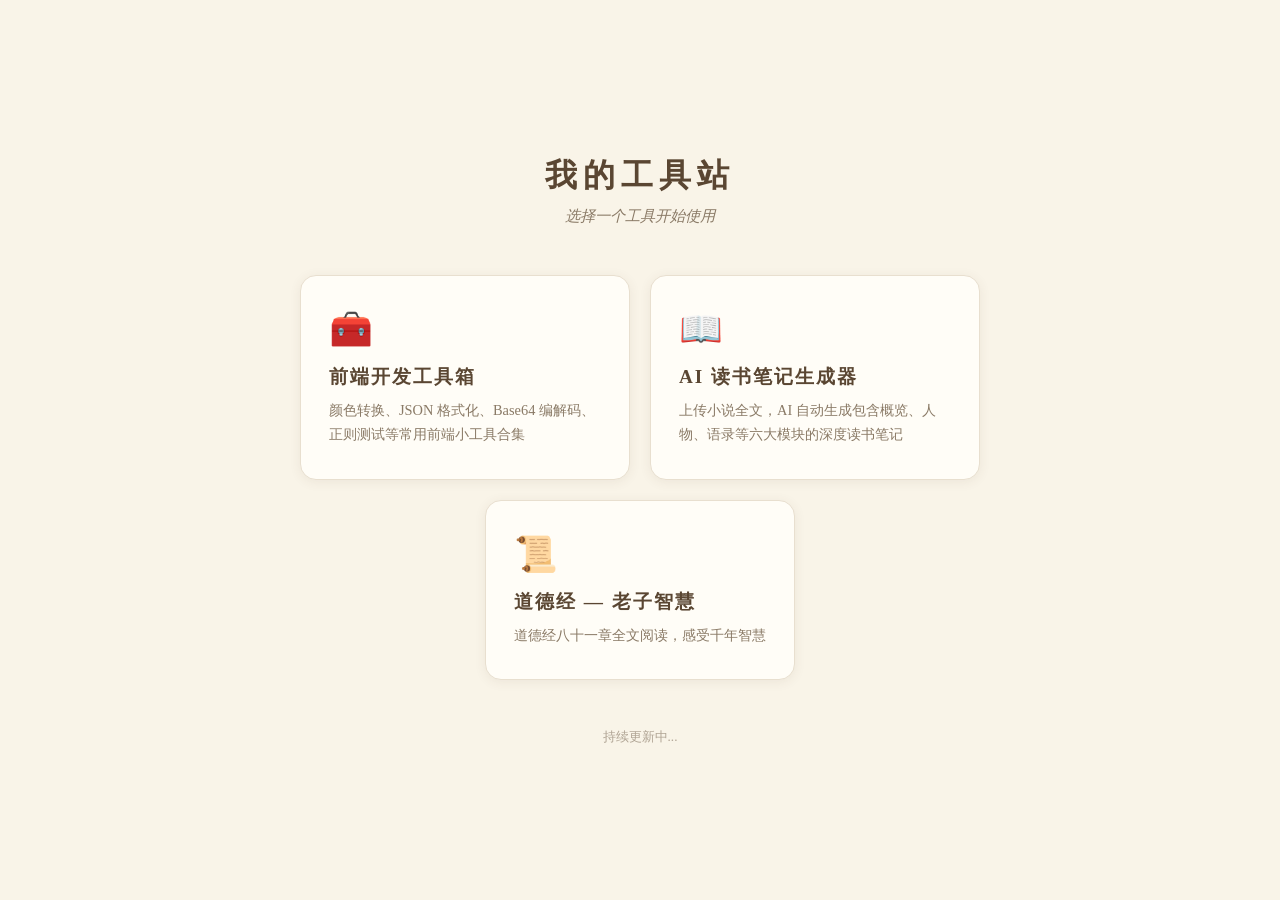
<file: index.html>
<!DOCTYPE html>
<html lang="zh-CN">
<head>
<meta charset="UTF-8">
<meta name="viewport" content="width=device-width, initial-scale=1.0">
<title>我的工具站</title>
<style>
  * { margin: 0; padding: 0; box-sizing: border-box; }

  body {
    background: #f9f4e8;
    font-family: Georgia, 'Noto Serif SC', serif;
    color: #3e3529;
    min-height: 100vh;
    display: flex;
    align-items: center;
    justify-content: center;
  }

  .container {
    max-width: 720px;
    width: 100%;
    padding: 40px 20px;
  }

  header {
    text-align: center;
    margin-bottom: 48px;
  }

  header h1 {
    font-size: 2rem;
    color: #5a4632;
    letter-spacing: 6px;
    margin-bottom: 8px;
  }

  header p {
    font-size: 0.95rem;
    color: #8a7a66;
    font-style: italic;
  }

  .cards {
    display: grid;
    grid-template-columns: 1fr;
    gap: 20px;
  }

  .card {
    display: block;
    background: #fffdf7;
    border: 1px solid #e8dfcf;
    border-radius: 16px;
    padding: 32px 28px;
    text-decoration: none;
    color: inherit;
    box-shadow: 0 2px 12px rgba(90,70,50,0.08);
    transition: transform 0.2s, box-shadow 0.2s;
    position: relative;
    overflow: hidden;
  }

  .card:hover {
    transform: translateY(-4px);
    box-shadow: 0 6px 24px rgba(90,70,50,0.15);
  }

  .card .icon {
    font-size: 2.2rem;
    margin-bottom: 14px;
    display: block;
  }

  .card h2 {
    font-size: 1.2rem;
    color: #5a4632;
    margin-bottom: 8px;
    letter-spacing: 2px;
  }

  .card .desc {
    font-size: 0.9rem;
    color: #8a7a66;
    line-height: 1.7;
  }

  .card .arrow {
    position: absolute;
    right: 24px;
    top: 50%;
    transform: translateY(-50%);
    font-size: 1.4rem;
    color: #c8a96e;
    opacity: 0;
    transition: opacity 0.2s, right 0.2s;
  }

  .card:hover .arrow {
    opacity: 1;
    right: 20px;
  }

  footer {
    text-align: center;
    margin-top: 48px;
    font-size: 0.82rem;
    color: #b0a494;
  }

  @media (min-width: 560px) {
    .cards {
      grid-template-columns: 1fr 1fr;
    }
    .cards .card:last-child:nth-child(odd) {
      grid-column: 1 / -1;
      max-width: 50%;
      justify-self: center;
    }
  }
</style>
</head>
<body>
<div class="container">
  <header>
    <h1>我的工具站</h1>
    <p>选择一个工具开始使用</p>
  </header>

  <div class="cards">
    <a class="card" href="/frontend-tools/">
      <span class="icon">🧰</span>
      <h2>前端开发工具箱</h2>
      <p class="desc">颜色转换、JSON 格式化、Base64 编解码、正则测试等常用前端小工具合集</p>
      <span class="arrow">→</span>
    </a>

    <a class="card" href="/ai-reading-notes.html">
      <span class="icon">📖</span>
      <h2>AI 读书笔记生成器</h2>
      <p class="desc">上传小说全文，AI 自动生成包含概览、人物、语录等六大模块的深度读书笔记</p>
      <span class="arrow">→</span>
    </a>

    <a class="card" href="/daodejing/">
      <span class="icon">📜</span>
      <h2>道德经 — 老子智慧</h2>
      <p class="desc">道德经八十一章全文阅读，感受千年智慧</p>
      <span class="arrow">→</span>
    </a>
  </div>

  <footer>持续更新中...</footer>
</div>
</body>
</html>
</file>
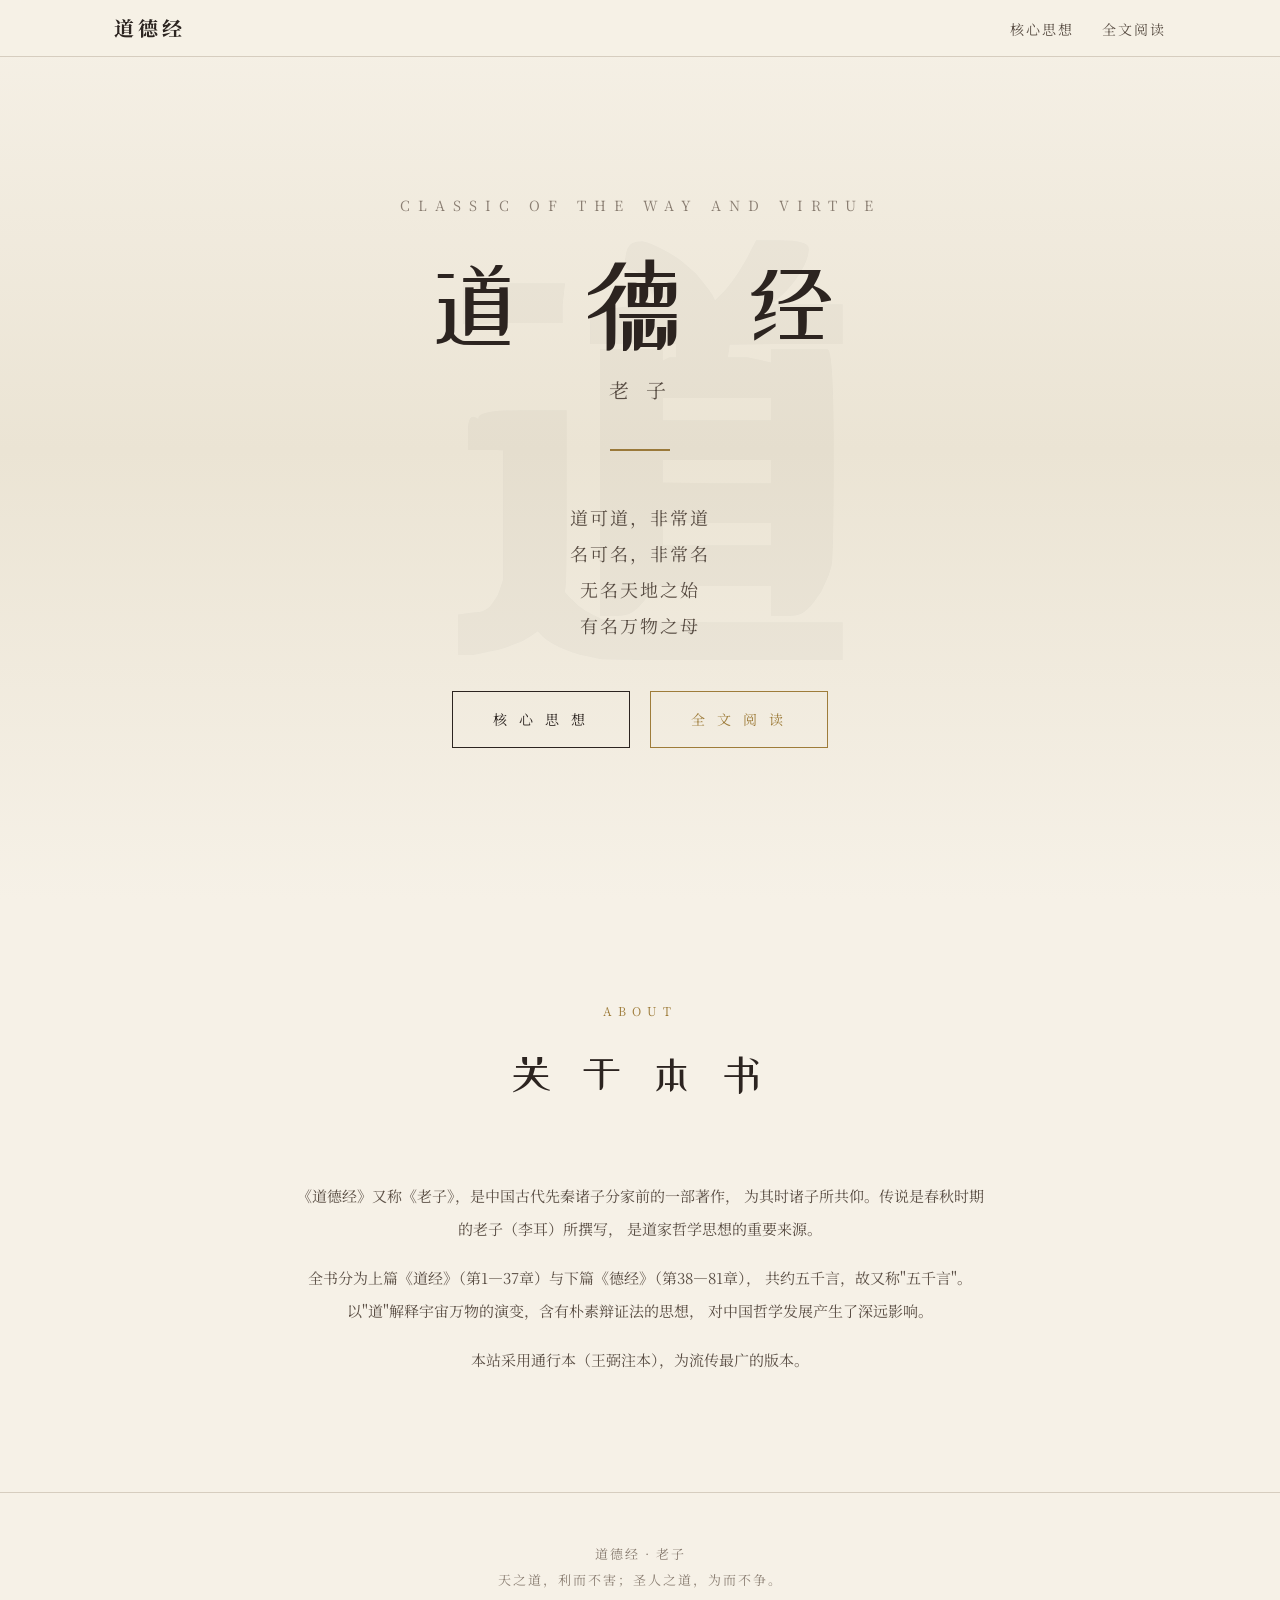
<file: daodejing/index.html>
<!DOCTYPE html>
<html lang="zh-CN">
<head>
  <meta charset="UTF-8">
  <meta name="viewport" content="width=device-width, initial-scale=1.0">
  <title>道德经 — 老子智慧</title>
  <link rel="stylesheet" href="css/style.css">
</head>
<body>

<nav id="mainNav">
  <div class="nav-inner">
    <a href="index.html" class="nav-brand">道德经</a>
    <button class="nav-toggle" id="navToggle" aria-label="Menu">&#9776;</button>
    <ul class="nav-links" id="navLinks">
      <li><a href="ideas.html">核心思想</a></li>
      <li><a href="reader.html">全文阅读</a></li>
    </ul>
  </div>
</nav>

<section class="hero">
  <div class="hero-subtitle">CLASSIC OF THE WAY AND VIRTUE</div>
  <h1 class="hero-title">道 德 经</h1>
  <p class="hero-author">老 子</p>
  <div class="hero-divider"></div>
  <p class="hero-quote">
    道可道，非常道<br>
    名可名，非常名<br>
    无名天地之始<br>
    有名万物之母
  </p>
  <div class="hero-links">
    <a href="ideas.html" class="hero-cta">核 心 思 想</a>
    <a href="reader.html" class="hero-cta secondary">全 文 阅 读</a>
  </div>
</section>

<section id="about">
  <div class="section-inner">
    <div class="section-header">
      <div class="section-tag">ABOUT</div>
      <h2 class="section-title">关 于 本 书</h2>
    </div>
    <div class="about-text">
      <p>
        《道德经》又称《老子》，是中国古代先秦诸子分家前的一部著作，
        为其时诸子所共仰。传说是春秋时期的老子（李耳）所撰写，
        是道家哲学思想的重要来源。
      </p>
      <p>
        全书分为上篇《道经》（第1—37章）与下篇《德经》（第38—81章），
        共约五千言，故又称"五千言"。
        以"道"解释宇宙万物的演变，含有朴素辩证法的思想，
        对中国哲学发展产生了深远影响。
      </p>
      <p>本站采用通行本（王弼注本），为流传最广的版本。</p>
    </div>
  </div>
</section>

<footer>
  道德经 · 老子<br>
  天之道，利而不害；圣人之道，为而不争。
</footer>

<script src="js/app.js"></script>
</body>
</html>
</file>
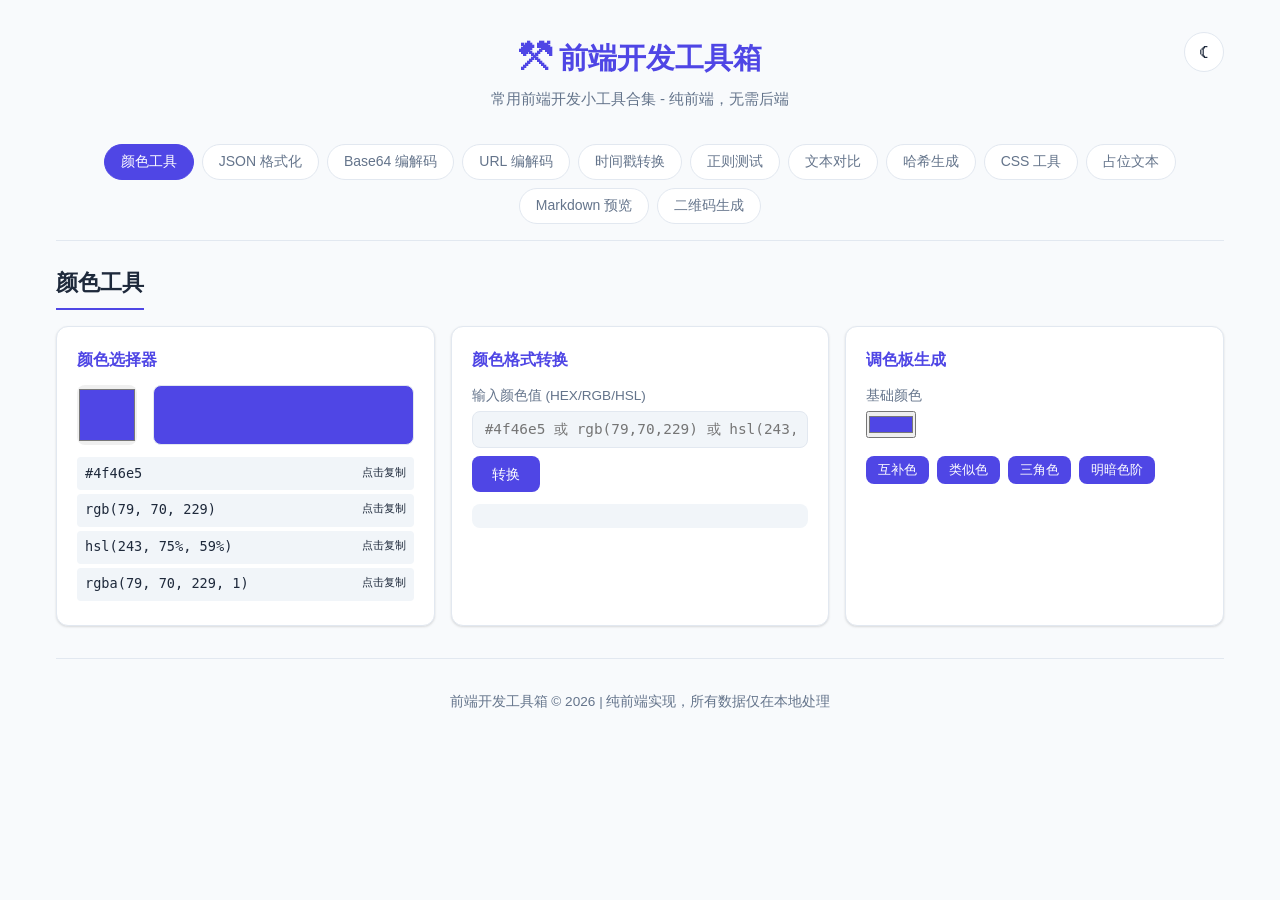
<file: frontend-tools/index.html>
<!DOCTYPE html>
<html lang="zh-CN">
<head>
  <meta charset="UTF-8">
  <meta name="viewport" content="width=device-width, initial-scale=1.0">
  <title>前端开发工具箱</title>
  <link rel="icon" href="data:image/svg+xml,<svg xmlns=%22http://www.w3.org/2000/svg%22 viewBox=%220 0 100 100%22><text y=%22.9em%22 font-size=%2290%22>🧰</text></svg>">
  <link rel="stylesheet" href="style.css">
</head>
<body>
  <div class="app">
    <header class="header">
      <h1 class="logo">
        <span class="logo-icon">&#9874;</span>
        <span>前端开发工具箱</span>
      </h1>
      <p class="subtitle">常用前端开发小工具合集 - 纯前端，无需后端</p>
      <button class="theme-toggle" id="themeToggle" title="切换主题">
        <span id="themeIcon">&#9790;</span>
      </button>
    </header>

    <nav class="tool-nav" id="toolNav">
      <button class="nav-btn active" data-tool="color">颜色工具</button>
      <button class="nav-btn" data-tool="json">JSON 格式化</button>
      <button class="nav-btn" data-tool="base64">Base64 编解码</button>
      <button class="nav-btn" data-tool="url">URL 编解码</button>
      <button class="nav-btn" data-tool="timestamp">时间戳转换</button>
      <button class="nav-btn" data-tool="regex">正则测试</button>
      <button class="nav-btn" data-tool="diff">文本对比</button>
      <button class="nav-btn" data-tool="hash">哈希生成</button>
      <button class="nav-btn" data-tool="css">CSS 工具</button>
      <button class="nav-btn" data-tool="lorem">占位文本</button>
      <button class="nav-btn" data-tool="markdown">Markdown 预览</button>
      <button class="nav-btn" data-tool="qrcode">二维码生成</button>
    </nav>

    <main class="tool-container" id="toolContainer">
      <!-- Color Tool -->
      <section class="tool-panel active" id="tool-color">
        <h2>颜色工具</h2>
        <div class="tool-grid">
          <div class="tool-card">
            <h3>颜色选择器</h3>
            <div class="color-picker-area">
              <input type="color" id="colorPicker" value="#4f46e5">
              <div class="color-preview" id="colorPreview"></div>
            </div>
            <div class="color-values" id="colorValues"></div>
          </div>
          <div class="tool-card">
            <h3>颜色格式转换</h3>
            <label>输入颜色值 (HEX/RGB/HSL)</label>
            <input type="text" id="colorInput" placeholder="#4f46e5 或 rgb(79,70,229) 或 hsl(243,76%,59%)">
            <button class="btn" onclick="convertColor()">转换</button>
            <div class="result" id="colorConvertResult"></div>
          </div>
          <div class="tool-card">
            <h3>调色板生成</h3>
            <label>基础颜色</label>
            <input type="color" id="paletteBase" value="#4f46e5">
            <div class="palette-options">
              <button class="btn btn-sm" onclick="generatePalette('complementary')">互补色</button>
              <button class="btn btn-sm" onclick="generatePalette('analogous')">类似色</button>
              <button class="btn btn-sm" onclick="generatePalette('triadic')">三角色</button>
              <button class="btn btn-sm" onclick="generatePalette('shades')">明暗色阶</button>
            </div>
            <div class="palette-display" id="paletteDisplay"></div>
          </div>
        </div>
      </section>

      <!-- JSON Tool -->
      <section class="tool-panel" id="tool-json">
        <h2>JSON 格式化</h2>
        <div class="tool-row">
          <div class="tool-col">
            <label>输入 JSON</label>
            <textarea id="jsonInput" rows="16" placeholder='{"name":"前端工具箱","version":"1.0"}'></textarea>
            <div class="btn-group">
              <button class="btn" onclick="formatJSON()">格式化</button>
              <button class="btn btn-outline" onclick="minifyJSON()">压缩</button>
              <button class="btn btn-outline" onclick="validateJSON()">验证</button>
              <button class="btn btn-outline" onclick="copyResult('jsonOutput')">复制</button>
            </div>
          </div>
          <div class="tool-col">
            <label>输出结果</label>
            <textarea id="jsonOutput" rows="16" readonly></textarea>
            <div class="result" id="jsonValidation"></div>
          </div>
        </div>
      </section>

      <!-- Base64 Tool -->
      <section class="tool-panel" id="tool-base64">
        <h2>Base64 编解码</h2>
        <div class="tool-row">
          <div class="tool-col">
            <label>原始文本</label>
            <textarea id="base64Input" rows="8" placeholder="输入需要编码的文本"></textarea>
            <button class="btn" onclick="base64Encode()">编码 &#8594;</button>
          </div>
          <div class="tool-col">
            <label>Base64 文本</label>
            <textarea id="base64Output" rows="8" placeholder="输入需要解码的 Base64"></textarea>
            <button class="btn" onclick="base64Decode()">&#8592; 解码</button>
          </div>
        </div>
        <div class="tool-card" style="margin-top:1rem">
          <h3>图片转 Base64</h3>
          <input type="file" id="imageFileInput" accept="image/*" onchange="imageToBase64(event)">
          <textarea id="imageBase64Output" rows="4" readonly placeholder="图片的 Base64 编码将显示在这里"></textarea>
          <button class="btn btn-sm" onclick="copyResult('imageBase64Output')">复制</button>
        </div>
      </section>

      <!-- URL Tool -->
      <section class="tool-panel" id="tool-url">
        <h2>URL 编解码</h2>
        <div class="tool-row">
          <div class="tool-col">
            <label>原始文本</label>
            <textarea id="urlInput" rows="6" placeholder="https://example.com/path?key=值&name=名称"></textarea>
            <button class="btn" onclick="urlEncode()">编码 &#8594;</button>
          </div>
          <div class="tool-col">
            <label>编码后文本</label>
            <textarea id="urlOutput" rows="6" placeholder="编码后的 URL"></textarea>
            <button class="btn" onclick="urlDecode()">&#8592; 解码</button>
          </div>
        </div>
        <div class="tool-card" style="margin-top:1rem">
          <h3>URL 参数解析</h3>
          <input type="text" id="urlParseInput" placeholder="输入完整 URL 进行参数解析">
          <button class="btn" onclick="parseURL()">解析</button>
          <div class="result" id="urlParseResult"></div>
        </div>
      </section>

      <!-- Timestamp Tool -->
      <section class="tool-panel" id="tool-timestamp">
        <h2>时间戳转换</h2>
        <div class="tool-card">
          <h3>当前时间</h3>
          <div class="current-time" id="currentTime"></div>
        </div>
        <div class="tool-row">
          <div class="tool-col">
            <div class="tool-card">
              <h3>时间戳 &#8594; 日期</h3>
              <input type="text" id="timestampInput" placeholder="输入时间戳 (秒或毫秒)">
              <button class="btn" onclick="timestampToDate()">转换</button>
              <div class="result" id="timestampResult"></div>
            </div>
          </div>
          <div class="tool-col">
            <div class="tool-card">
              <h3>日期 &#8594; 时间戳</h3>
              <input type="datetime-local" id="dateInput">
              <button class="btn" onclick="dateToTimestamp()">转换</button>
              <div class="result" id="dateResult"></div>
            </div>
          </div>
        </div>
      </section>

      <!-- Regex Tool -->
      <section class="tool-panel" id="tool-regex">
        <h2>正则表达式测试</h2>
        <div class="tool-card">
          <label>正则表达式</label>
          <div class="regex-input-row">
            <span class="regex-slash">/</span>
            <input type="text" id="regexPattern" placeholder="输入正则表达式">
            <span class="regex-slash">/</span>
            <input type="text" id="regexFlags" value="g" class="regex-flags" placeholder="flags">
          </div>
          <label>测试文本</label>
          <textarea id="regexTestText" rows="6" placeholder="输入要测试的文本"></textarea>
          <button class="btn" onclick="testRegex()">测试</button>
          <div class="result" id="regexResult"></div>
        </div>
        <div class="tool-card">
          <h3>常用正则</h3>
          <div class="regex-presets" id="regexPresets"></div>
        </div>
      </section>

      <!-- Diff Tool -->
      <section class="tool-panel" id="tool-diff">
        <h2>文本对比</h2>
        <div class="tool-row">
          <div class="tool-col">
            <label>原始文本</label>
            <textarea id="diffOld" rows="12" placeholder="输入原始文本"></textarea>
          </div>
          <div class="tool-col">
            <label>新文本</label>
            <textarea id="diffNew" rows="12" placeholder="输入新文本"></textarea>
          </div>
        </div>
        <button class="btn" onclick="computeDiff()">对比</button>
        <div class="diff-output" id="diffOutput"></div>
      </section>

      <!-- Hash Tool -->
      <section class="tool-panel" id="tool-hash">
        <h2>哈希生成</h2>
        <div class="tool-card">
          <label>输入文本</label>
          <textarea id="hashInput" rows="4" placeholder="输入需要计算哈希的文本"></textarea>
          <button class="btn" onclick="generateHashes()">生成哈希</button>
          <div class="hash-results" id="hashResults"></div>
        </div>
        <div class="tool-card">
          <h3>UUID 生成器</h3>
          <div class="uuid-row">
            <input type="text" id="uuidOutput" readonly>
            <button class="btn btn-sm" onclick="generateUUID()">生成</button>
            <button class="btn btn-sm btn-outline" onclick="copyResult('uuidOutput')">复制</button>
          </div>
          <label>批量生成</label>
          <div class="uuid-row">
            <input type="number" id="uuidCount" value="5" min="1" max="100">
            <button class="btn btn-sm" onclick="generateBatchUUID()">批量生成</button>
          </div>
          <textarea id="uuidBatchOutput" rows="5" readonly></textarea>
        </div>
        <div class="tool-card">
          <h3>随机密码生成</h3>
          <div class="password-options">
            <label><input type="checkbox" id="pwdUpper" checked> 大写字母</label>
            <label><input type="checkbox" id="pwdLower" checked> 小写字母</label>
            <label><input type="checkbox" id="pwdDigit" checked> 数字</label>
            <label><input type="checkbox" id="pwdSpecial" checked> 特殊字符</label>
            <label>长度: <input type="number" id="pwdLength" value="16" min="4" max="128"></label>
          </div>
          <button class="btn" onclick="generatePassword()">生成密码</button>
          <div class="uuid-row">
            <input type="text" id="pwdOutput" readonly>
            <button class="btn btn-sm btn-outline" onclick="copyResult('pwdOutput')">复制</button>
          </div>
        </div>
      </section>

      <!-- CSS Tool -->
      <section class="tool-panel" id="tool-css">
        <h2>CSS 工具</h2>
        <div class="tool-grid">
          <div class="tool-card">
            <h3>Box Shadow 生成器</h3>
            <div class="css-control">
              <label>X 偏移: <span id="shadowXVal">4</span>px</label>
              <input type="range" id="shadowX" min="-50" max="50" value="4" oninput="updateShadow()">
            </div>
            <div class="css-control">
              <label>Y 偏移: <span id="shadowYVal">4</span>px</label>
              <input type="range" id="shadowY" min="-50" max="50" value="4" oninput="updateShadow()">
            </div>
            <div class="css-control">
              <label>模糊: <span id="shadowBlurVal">10</span>px</label>
              <input type="range" id="shadowBlur" min="0" max="100" value="10" oninput="updateShadow()">
            </div>
            <div class="css-control">
              <label>扩展: <span id="shadowSpreadVal">0</span>px</label>
              <input type="range" id="shadowSpread" min="-50" max="50" value="0" oninput="updateShadow()">
            </div>
            <div class="css-control">
              <label>颜色</label>
              <input type="color" id="shadowColor" value="#000000" oninput="updateShadow()">
              <label>透明度: <span id="shadowOpacityVal">0.2</span></label>
              <input type="range" id="shadowOpacity" min="0" max="100" value="20" oninput="updateShadow()">
            </div>
            <div class="shadow-preview" id="shadowPreview"></div>
            <code class="css-code" id="shadowCode"></code>
            <button class="btn btn-sm" onclick="copyText(document.getElementById('shadowCode').textContent)">复制</button>
          </div>
          <div class="tool-card">
            <h3>Border Radius 生成器</h3>
            <div class="css-control">
              <label>左上: <span id="brTLVal">10</span>px</label>
              <input type="range" id="brTL" min="0" max="200" value="10" oninput="updateBorderRadius()">
            </div>
            <div class="css-control">
              <label>右上: <span id="brTRVal">10</span>px</label>
              <input type="range" id="brTR" min="0" max="200" value="10" oninput="updateBorderRadius()">
            </div>
            <div class="css-control">
              <label>右下: <span id="brBRVal">10</span>px</label>
              <input type="range" id="brBR" min="0" max="200" value="10" oninput="updateBorderRadius()">
            </div>
            <div class="css-control">
              <label>左下: <span id="brBLVal">10</span>px</label>
              <input type="range" id="brBL" min="0" max="200" value="10" oninput="updateBorderRadius()">
            </div>
            <div class="border-radius-preview" id="borderRadiusPreview"></div>
            <code class="css-code" id="borderRadiusCode"></code>
            <button class="btn btn-sm" onclick="copyText(document.getElementById('borderRadiusCode').textContent)">复制</button>
          </div>
          <div class="tool-card">
            <h3>渐变生成器</h3>
            <div class="css-control">
              <label>类型</label>
              <select id="gradientType" onchange="updateGradient()">
                <option value="linear">线性渐变</option>
                <option value="radial">径向渐变</option>
              </select>
            </div>
            <div class="css-control">
              <label>角度: <span id="gradientAngleVal">135</span>deg</label>
              <input type="range" id="gradientAngle" min="0" max="360" value="135" oninput="updateGradient()">
            </div>
            <div class="css-control">
              <label>颜色 1</label>
              <input type="color" id="gradientColor1" value="#4f46e5" oninput="updateGradient()">
            </div>
            <div class="css-control">
              <label>颜色 2</label>
              <input type="color" id="gradientColor2" value="#7c3aed" oninput="updateGradient()">
            </div>
            <div class="gradient-preview" id="gradientPreview"></div>
            <code class="css-code" id="gradientCode"></code>
            <button class="btn btn-sm" onclick="copyText(document.getElementById('gradientCode').textContent)">复制</button>
          </div>
        </div>
      </section>

      <!-- Lorem Tool -->
      <section class="tool-panel" id="tool-lorem">
        <h2>占位文本生成</h2>
        <div class="tool-card">
          <div class="lorem-options">
            <label>类型:
              <select id="loremType">
                <option value="paragraph">段落</option>
                <option value="sentence">句子</option>
                <option value="word">词语</option>
              </select>
            </label>
            <label>数量: <input type="number" id="loremCount" value="3" min="1" max="50"></label>
            <label>语言:
              <select id="loremLang">
                <option value="zh">中文</option>
                <option value="en">English</option>
              </select>
            </label>
          </div>
          <button class="btn" onclick="generateLorem()">生成</button>
          <textarea id="loremOutput" rows="10" readonly></textarea>
          <button class="btn btn-sm btn-outline" onclick="copyResult('loremOutput')">复制</button>
        </div>
      </section>

      <!-- Markdown Tool -->
      <section class="tool-panel" id="tool-markdown">
        <h2>Markdown 预览</h2>
        <div class="tool-row">
          <div class="tool-col">
            <label>Markdown 源码</label>
            <textarea id="markdownInput" rows="16" placeholder="# 标题&#10;&#10;这是 **Markdown** 文本" oninput="renderMarkdown()"></textarea>
          </div>
          <div class="tool-col">
            <label>预览</label>
            <div class="markdown-preview" id="markdownPreview"></div>
          </div>
        </div>
      </section>

      <!-- QR Code Tool -->
      <section class="tool-panel" id="tool-qrcode">
        <h2>二维码生成</h2>
        <div class="tool-card">
          <label>输入内容 (文本或网址)</label>
          <textarea id="qrcodeInput" rows="3" placeholder="https://example.com"></textarea>
          <div class="qr-options">
            <label>大小:
              <select id="qrcodeSize">
                <option value="200">200x200</option>
                <option value="300" selected>300x300</option>
                <option value="400">400x400</option>
                <option value="500">500x500</option>
              </select>
            </label>
            <label>前景色: <input type="color" id="qrcodeFg" value="#000000"></label>
            <label>背景色: <input type="color" id="qrcodeBg" value="#ffffff"></label>
          </div>
          <button class="btn" onclick="generateQRCode()">生成二维码</button>
          <div class="qr-output" id="qrcodeOutput"></div>
        </div>
      </section>
    </main>

    <footer class="footer">
      <p>前端开发工具箱 &copy; 2026 | 纯前端实现，所有数据仅在本地处理</p>
    </footer>
  </div>

  <div class="toast" id="toast"></div>

  <script src="app.js"></script>
</body>
</html>
</file>
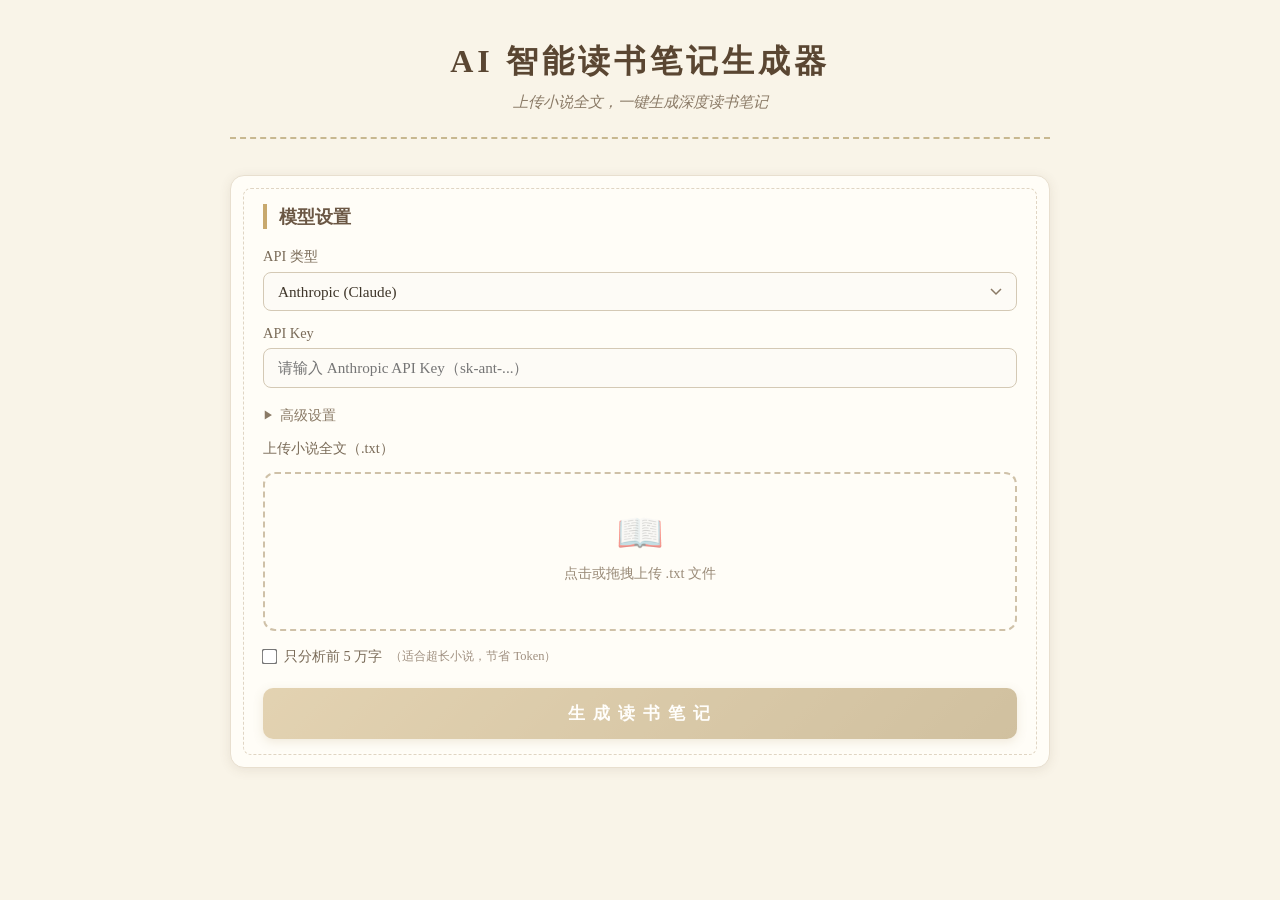
<file: ai-reading-notes.html>
<!DOCTYPE html>
<html lang="zh-CN">
<head>
<meta charset="UTF-8">
<meta name="viewport" content="width=device-width, initial-scale=1.0">
<title>AI 智能读书笔记生成器</title>
<style>
  * { margin: 0; padding: 0; box-sizing: border-box; }

  body {
    background-color: #f9f4e8;
    font-family: Georgia, 'Noto Serif SC', 'Source Han Serif CN', serif;
    color: #3e3529;
    min-height: 100vh;
  }

  .container {
    max-width: 860px;
    margin: 0 auto;
    padding: 40px 20px 80px;
  }

  header {
    text-align: center;
    margin-bottom: 36px;
    padding-bottom: 24px;
    border-bottom: 2px dashed #c8b890;
  }

  header h1 { font-size: 2rem; letter-spacing: 4px; color: #5a4632; margin-bottom: 8px; }
  header p { font-size: 0.95rem; color: #8a7a66; font-style: italic; }

  .card {
    background: #fffdf7;
    border-radius: 14px;
    box-shadow: 0 2px 12px rgba(90,70,50,0.10);
    padding: 28px 32px;
    margin-bottom: 24px;
    border: 1px solid #e8dfcf;
    position: relative;
  }

  .card::before {
    content: '';
    position: absolute;
    top: 12px; left: 12px; right: 12px; bottom: 12px;
    border: 1px dashed #e0d5c3;
    border-radius: 8px;
    pointer-events: none;
  }

  .card h2 {
    font-size: 1.15rem; color: #6b5744; margin-bottom: 18px;
    padding-left: 12px; border-left: 4px solid #c8a96e;
  }

  label {
    display: block; font-size: 0.9rem; color: #7a6b58;
    margin-bottom: 6px; margin-top: 14px;
  }
  label:first-of-type { margin-top: 0; }

  input[type="password"], input[type="text"], select, textarea {
    width: 100%; padding: 10px 14px;
    border: 1px solid #d4c9b5; border-radius: 8px;
    background: #fdfbf6; font-family: inherit;
    font-size: 0.95rem; color: #3e3529;
    outline: none; transition: border-color 0.2s;
  }
  input:focus, select:focus, textarea:focus { border-color: #c8a96e; }

  select {
    cursor: pointer; appearance: none;
    background-image: url("data:image/svg+xml,%3Csvg xmlns='http://www.w3.org/2000/svg' width='12' height='8'%3E%3Cpath d='M1 1l5 5 5-5' stroke='%238a7a66' stroke-width='1.5' fill='none'/%3E%3C/svg%3E");
    background-repeat: no-repeat; background-position: right 14px center;
    padding-right: 36px;
  }

  .advanced-toggle {
    display: flex; align-items: center; gap: 6px; margin-top: 18px;
    cursor: pointer; font-size: 0.88rem; color: #8a7a66;
    user-select: none; border: none; background: none;
    font-family: inherit; padding: 0;
  }
  .advanced-toggle:hover { color: #6b5744; }
  .advanced-toggle .arrow {
    display: inline-block; transition: transform 0.2s; font-size: 0.7rem;
  }
  .advanced-toggle.open .arrow { transform: rotate(90deg); }

  .advanced-fields { display: none; margin-top: 4px; padding-top: 4px; }
  .advanced-fields.open { display: block; }

  .field-hint { font-size: 0.78rem; color: #a09080; margin-top: 3px; }

  .row-2 { display: grid; grid-template-columns: 1fr 1fr; gap: 14px; }
  .row-2 > div label:first-of-type { margin-top: 14px; }

  .upload-zone {
    margin-top: 14px; border: 2px dashed #cfc1a8; border-radius: 12px;
    padding: 36px 20px; text-align: center; cursor: pointer;
    transition: background 0.2s, border-color 0.2s; position: relative;
  }
  .upload-zone:hover, .upload-zone.dragover { background: #f5eedf; border-color: #c8a96e; }
  .upload-zone .icon { font-size: 2.4rem; margin-bottom: 8px; display: block; opacity: 0.55; }
  .upload-zone .hint { font-size: 0.9rem; color: #9a8b78; }
  .upload-zone .file-name {
    margin-top: 10px; font-size: 0.92rem; color: #6b5744;
    font-weight: bold; word-break: break-all;
  }
  .upload-zone input[type="file"] { position: absolute; inset: 0; opacity: 0; cursor: pointer; }

  .checkbox-row {
    display: flex; align-items: center; gap: 8px;
    margin-top: 16px; cursor: pointer; user-select: none;
    font-size: 0.9rem; color: #7a6b58;
  }
  .checkbox-row input[type="checkbox"] { width: auto; accent-color: #c8a96e; transform: scale(1.2); }
  .checkbox-row .sub { font-size: 0.78rem; color: #a09080; }

  .btn {
    display: block; width: 100%; padding: 14px; margin-top: 22px;
    border: none; border-radius: 10px; font-family: inherit;
    font-size: 1.05rem; font-weight: bold; letter-spacing: 2px;
    cursor: pointer; transition: background 0.2s, transform 0.1s;
  }
  .btn-primary {
    background: linear-gradient(135deg, #c8a96e, #a3854a);
    color: #fff; box-shadow: 0 3px 10px rgba(163,133,74,0.3);
  }
  .btn-primary:hover:not(:disabled) {
    background: linear-gradient(135deg, #b89a5e, #8f7340);
    transform: translateY(-1px);
  }
  .btn-primary:disabled { opacity: 0.5; cursor: not-allowed; }

  .btn-cancel {
    background: #e8dfcf; color: #6b5744; margin-top: 10px;
    box-shadow: none; font-size: 0.92rem; letter-spacing: 1px;
  }
  .btn-cancel:hover { background: #ddd3c2; }

  .btn-row { display: flex; gap: 12px; margin-top: 22px; }
  .btn-row .btn { flex: 1; margin-top: 0; }

  .btn-secondary {
    background: #e8dfcf; color: #6b5744; box-shadow: none;
    font-size: 0.92rem; letter-spacing: 1px;
  }
  .btn-secondary:hover { background: #ddd3c2; }

  .progress-section { display: none; margin-top: 24px; }
  .progress-section.active { display: block; }

  .progress-bar-wrap {
    background: #ece4d4; border-radius: 20px; height: 22px;
    overflow: hidden; position: relative;
  }
  .progress-bar-fill {
    height: 100%; width: 0%;
    background: linear-gradient(90deg, #c8a96e, #d4b87a, #c8a96e);
    background-size: 200% 100%;
    animation: shimmer 1.5s ease infinite;
    border-radius: 20px; transition: width 0.4s ease;
  }
  @keyframes shimmer {
    0% { background-position: 200% 0; }
    100% { background-position: -200% 0; }
  }
  .progress-text {
    text-align: center; font-size: 0.88rem; color: #8a7a66;
    margin-top: 10px; min-height: 1.4em;
  }
  .progress-percent {
    text-align: center; font-size: 0.82rem; color: #a0927f; margin-top: 4px;
  }

  .report-section { display: none; }
  .report-section.active { display: block; }
  .report-section > h2 {
    text-align: center; font-size: 1.5rem; color: #5a4632;
    margin: 40px 0 24px; letter-spacing: 3px;
  }
  .report-section > h2::before, .report-section > h2::after {
    content: ' \2726 '; font-size: 0.8rem; vertical-align: middle; color: #c8a96e;
  }

  .module-card {
    background: #fffdf7; border-radius: 14px;
    box-shadow: 0 2px 12px rgba(90,70,50,0.10);
    padding: 26px 30px; margin-bottom: 22px; border: 1px solid #e8dfcf;
  }
  .module-card h3 {
    font-size: 1.1rem; color: #6b5744; margin-bottom: 16px;
    padding-bottom: 10px; border-bottom: 1px dashed #ddd3c2;
    display: flex; align-items: center; gap: 8px;
  }
  .module-card h3 .badge {
    display: inline-block; background: #c8a96e; color: #fff;
    font-size: 0.72rem; padding: 2px 10px; border-radius: 20px;
    font-weight: normal; letter-spacing: 1px;
  }
  .module-card .content {
    font-size: 0.95rem; line-height: 1.85; color: #4a3f33;
    white-space: pre-wrap; word-break: break-word;
  }
  .module-card .module-error {
    color: #b44; background: #fff0f0; border: 1px solid #e8c0c0;
    border-radius: 8px; padding: 10px 14px; font-size: 0.88rem;
  }
  .module-card .module-error button {
    margin-top: 6px; background: none; border: 1px solid #c88; color: #b44;
    border-radius: 6px; padding: 4px 12px; cursor: pointer; font-family: inherit;
    font-size: 0.82rem;
  }
  .module-card .module-error button:hover { background: #fff0f0; }

  .char-table { width: 100%; border-collapse: collapse; margin-bottom: 14px; }
  .char-table th, .char-table td {
    text-align: left; padding: 8px 12px;
    border-bottom: 1px solid #e8dfcf; font-size: 0.92rem;
  }
  .char-table th { color: #8a7a66; font-weight: normal; font-size: 0.82rem; letter-spacing: 1px; }

  .quote-item {
    padding: 14px 18px; margin-bottom: 10px; background: #f9f4e8;
    border-radius: 8px; border-left: 3px solid #c8a96e;
    font-style: italic; font-size: 0.93rem; line-height: 1.75;
  }
  .quote-item .source {
    display: block; text-align: right; font-style: normal;
    font-size: 0.8rem; color: #a0927f; margin-top: 6px;
  }

  .tags-wrap { display: flex; flex-wrap: wrap; gap: 10px; }
  .tag {
    display: inline-block; padding: 6px 16px; background: #f0e8d6;
    color: #6b5744; border-radius: 20px; font-size: 0.88rem;
    border: 1px solid #ddd3c2;
  }

  .insight-block { margin-bottom: 16px; }
  .insight-block:last-child { margin-bottom: 0; }
  .insight-block h4 { font-size: 0.95rem; color: #8a6e4a; margin-bottom: 6px; }
  .insight-block p { font-size: 0.93rem; line-height: 1.8; color: #4a3f33; }

  .plot-stage { display: flex; gap: 14px; margin-bottom: 12px; align-items: flex-start; }
  .plot-stage:last-child { margin-bottom: 0; }
  .plot-stage .stage-label {
    flex-shrink: 0; width: 52px; height: 52px; border-radius: 50%;
    background: linear-gradient(135deg, #c8a96e, #a3854a);
    color: #fff; display: flex; align-items: center; justify-content: center;
    font-size: 0.78rem; font-weight: bold; letter-spacing: 1px;
  }
  .plot-stage .stage-text { font-size: 0.93rem; line-height: 1.75; color: #4a3f33; padding-top: 12px; }

  .relation-graph {
    width: 100%; height: 300px; border-radius: 10px;
    background: #faf7f0; border: 1px solid #e8dfcf; margin-top: 14px;
  }

  .error-msg {
    color: #b44; background: #fff0f0; border: 1px solid #e8c0c0;
    border-radius: 8px; padding: 12px 16px; margin-top: 14px;
    font-size: 0.9rem; display: none;
  }
  .error-msg.active { display: block; }

  .history-section { margin-top: 40px; }
  .history-section h2 {
    font-size: 1.15rem; color: #6b5744; margin-bottom: 14px;
    padding-left: 12px; border-left: 4px solid #c8a96e;
  }
  .history-list { list-style: none; }
  .history-item {
    display: flex; justify-content: space-between; align-items: center;
    padding: 12px 16px; background: #fffdf7; border: 1px solid #e8dfcf;
    border-radius: 10px; margin-bottom: 8px; cursor: pointer;
    transition: background 0.15s;
  }
  .history-item:hover { background: #f5eedf; }
  .history-item .info { flex: 1; }
  .history-item .title { font-size: 0.95rem; color: #5a4632; font-weight: bold; }
  .history-item .meta { font-size: 0.78rem; color: #a09080; margin-top: 2px; }
  .history-item .actions { display: flex; gap: 8px; }
  .history-item .actions button {
    background: none; border: 1px solid #d4c9b5; border-radius: 6px;
    padding: 4px 10px; font-size: 0.78rem; color: #8a7a66;
    cursor: pointer; font-family: inherit;
  }
  .history-item .actions button:hover { background: #f0e8d6; }
  .history-item .actions button.del { color: #b44; border-color: #e8c0c0; }
  .history-item .actions button.del:hover { background: #fff0f0; }

  @media (max-width: 600px) {
    .container { padding: 20px 12px 60px; }
    .card { padding: 20px 18px; }
    .module-card { padding: 20px 18px; }
    header h1 { font-size: 1.5rem; }
    .row-2 { grid-template-columns: 1fr; }
    .btn-row { flex-direction: column; }
    .relation-graph { height: 220px; }
  }
</style>
</head>
<body>
<div class="container">

  <header>
    <h1>AI 智能读书笔记生成器</h1>
    <p>上传小说全文，一键生成深度读书笔记</p>
  </header>

  <div class="card">
    <h2>模型设置</h2>

    <label for="apiProvider">API 类型</label>
    <select id="apiProvider">
      <option value="anthropic">Anthropic (Claude)</option>
      <option value="openai">OpenAI 兼容 (OpenAI / DeepSeek / 通义等)</option>
    </select>

    <label for="apiKey">API Key</label>
    <input type="password" id="apiKey" placeholder="请输入 API Key">

    <button class="advanced-toggle" id="advancedToggle" type="button">
      <span class="arrow">&#9654;</span> 高级设置
    </button>
    <div class="advanced-fields" id="advancedFields">
      <div class="row-2">
        <div>
          <label for="apiEndpoint">API 端点</label>
          <input type="text" id="apiEndpoint" placeholder="留空使用默认端点">
          <div class="field-hint" id="endpointHint"></div>
        </div>
        <div>
          <label for="modelName">模型名称</label>
          <input type="text" id="modelName" placeholder="留空使用默认模型">
          <div class="field-hint" id="modelHint"></div>
        </div>
      </div>
      <label for="concurrency">并发请求数</label>
      <select id="concurrency">
        <option value="1">1（顺序执行，最稳定）</option>
        <option value="2" selected>2（推荐）</option>
        <option value="3">3（较快，注意限流）</option>
      </select>
    </div>

    <label>上传小说全文（.txt）</label>
    <div class="upload-zone" id="uploadZone">
      <span class="icon">📖</span>
      <span class="hint">点击或拖拽上传 .txt 文件</span>
      <div class="file-name" id="fileName"></div>
      <input type="file" id="fileInput" accept=".txt">
    </div>

    <label class="checkbox-row">
      <input type="checkbox" id="limitText">
      <span>只分析前 5 万字</span>
      <span class="sub">（适合超长小说，节省 Token）</span>
    </label>

    <div class="btn-row" id="btnRow">
      <button class="btn btn-primary" id="startBtn" disabled>生 成 读 书 笔 记</button>
    </div>
    <div id="cancelWrap" style="display:none">
      <button class="btn btn-cancel" id="cancelBtn">停 止 生 成</button>
    </div>
    <div class="error-msg" id="errorMsg"></div>
  </div>

  <div class="progress-section" id="progressSection">
    <div class="card">
      <h2>生成进度</h2>
      <div class="progress-bar-wrap">
        <div class="progress-bar-fill" id="progressFill"></div>
      </div>
      <div class="progress-text" id="progressText">准备中...</div>
      <div class="progress-percent" id="progressPercent">0%</div>
    </div>
  </div>

  <div class="report-section" id="reportSection">
    <h2>读 书 笔 记</h2>

    <div class="btn-row" style="margin-bottom:22px;margin-top:0">
      <button class="btn btn-secondary" id="exportMdBtn">导出 Markdown</button>
      <button class="btn btn-secondary" id="exportHtmlBtn">导出 HTML</button>
    </div>

    <div class="module-card"><h3><span class="badge">壹</span> 全书概览</h3><div class="content" id="mod-overview"></div></div>
    <div class="module-card"><h3><span class="badge">贰</span> 情节脉络</h3><div class="content" id="mod-plot"></div></div>
    <div class="module-card"><h3><span class="badge">叁</span> 人物图谱</h3><div class="content" id="mod-characters"></div><canvas class="relation-graph" id="relationCanvas"></canvas></div>
    <div class="module-card"><h3><span class="badge">肆</span> 经典语录</h3><div class="content" id="mod-quotes"></div></div>
    <div class="module-card"><h3><span class="badge">伍</span> 深度洞见</h3><div class="content" id="mod-insights"></div></div>
    <div class="module-card"><h3><span class="badge">陆</span> 读者标签</h3><div class="content" id="mod-tags"></div></div>
  </div>

  <!-- 历史记录 -->
  <div class="history-section" id="historySection" style="display:none">
    <h2>历史记录</h2>
    <ul class="history-list" id="historyList"></ul>
  </div>

</div>

<script>
// ===========================================================================
//  Provider 默认配置
// ===========================================================================
const PROVIDER_DEFAULTS = {
  anthropic: {
    endpoint: 'https://api.anthropic.com',
    model: 'claude-sonnet-4-20250514',
    endpointLabel: '默认：https://api.anthropic.com（支持兼容端点，自动拼接 /v1/messages）',
    modelLabel: '默认：claude-sonnet-4-20250514',
    keyPlaceholder: '请输入 Anthropic API Key（sk-ant-...）'
  },
  openai: {
    endpoint: 'https://api.openai.com/v1',
    model: 'gpt-4o',
    endpointLabel: '默认：https://api.openai.com/v1（支持 DeepSeek / 通义等兼容端点，自动拼接 /chat/completions）',
    modelLabel: '默认：gpt-4o',
    keyPlaceholder: '请输入 API Key（sk-...）'
  }
};

// ===========================================================================
//  全局状态
// ===========================================================================
let uploadedText = '';
let uploadedFileName = '';
let abortController = null;
let isGenerating = false;
// 最近一次生成结果，用于导出
let lastReport = null;
// 语录候选池：在逐块分析时独立收集原文语录
let quoteCandidates = [];

const $ = id => document.getElementById(id);

const apiProviderSel = $('apiProvider');
const apiKeyInput    = $('apiKey');
const apiEndpointInput = $('apiEndpoint');
const modelNameInput = $('modelName');
const endpointHint   = $('endpointHint');
const modelHint      = $('modelHint');
const advancedToggle = $('advancedToggle');
const advancedFields = $('advancedFields');
const concurrencySel = $('concurrency');
const limitTextCb    = $('limitText');
const fileInput      = $('fileInput');
const uploadZone     = $('uploadZone');
const fileNameEl     = $('fileName');
const startBtn       = $('startBtn');
const cancelBtn      = $('cancelBtn');
const cancelWrap     = $('cancelWrap');
const btnRow         = $('btnRow');
const errorMsg       = $('errorMsg');
const progressSection = $('progressSection');
const progressFill   = $('progressFill');
const progressText   = $('progressText');
const progressPercent = $('progressPercent');
const reportSection  = $('reportSection');

// ===========================================================================
//  localStorage 配置缓存
// ===========================================================================
const STORAGE_KEY = 'ai_reading_notes_config';
const HISTORY_KEY = 'ai_reading_notes_history';

function loadConfig() {
  try {
    const saved = JSON.parse(localStorage.getItem(STORAGE_KEY));
    if (!saved) return;
    if (saved.provider) apiProviderSel.value = saved.provider;
    if (saved.apiKey) apiKeyInput.value = saved.apiKey;
    if (saved.endpoint) apiEndpointInput.value = saved.endpoint;
    if (saved.model) modelNameInput.value = saved.model;
    if (saved.limitText) limitTextCb.checked = saved.limitText;
    if (saved.concurrency) concurrencySel.value = saved.concurrency;
    if (saved.endpoint || saved.model) {
      advancedToggle.classList.add('open');
      advancedFields.classList.add('open');
    }
    updateProviderUI();
  } catch {}
}

function saveConfig() {
  localStorage.setItem(STORAGE_KEY, JSON.stringify({
    provider: apiProviderSel.value,
    apiKey: apiKeyInput.value.trim(),
    endpoint: apiEndpointInput.value.trim(),
    model: modelNameInput.value.trim(),
    limitText: limitTextCb.checked,
    concurrency: concurrencySel.value
  }));
}

// ===========================================================================
//  UI 联动
// ===========================================================================
function updateProviderUI() {
  const d = PROVIDER_DEFAULTS[apiProviderSel.value];
  endpointHint.textContent = d.endpointLabel;
  modelHint.textContent = d.modelLabel;
  apiKeyInput.placeholder = d.keyPlaceholder;
}

apiProviderSel.addEventListener('change', () => { updateProviderUI(); saveConfig(); checkReady(); });
advancedToggle.addEventListener('click', () => {
  advancedToggle.classList.toggle('open');
  advancedFields.classList.toggle('open');
});
apiKeyInput.addEventListener('input', () => { saveConfig(); checkReady(); });
apiEndpointInput.addEventListener('input', saveConfig);
modelNameInput.addEventListener('input', saveConfig);
limitTextCb.addEventListener('change', saveConfig);
concurrencySel.addEventListener('change', saveConfig);

function getActiveConfig() {
  const p = apiProviderSel.value;
  const d = PROVIDER_DEFAULTS[p];
  return {
    provider: p,
    apiKey: apiKeyInput.value.trim(),
    endpoint: apiEndpointInput.value.trim() || d.endpoint,
    model: modelNameInput.value.trim() || d.model,
    concurrency: parseInt(concurrencySel.value) || 2
  };
}

// ===========================================================================
//  文件上传
// ===========================================================================
fileInput.addEventListener('change', handleFile);
uploadZone.addEventListener('dragover', e => { e.preventDefault(); uploadZone.classList.add('dragover'); });
uploadZone.addEventListener('dragleave', () => uploadZone.classList.remove('dragover'));
uploadZone.addEventListener('drop', e => {
  e.preventDefault(); uploadZone.classList.remove('dragover');
  if (e.dataTransfer.files.length) { fileInput.files = e.dataTransfer.files; handleFile(); }
});

function handleFile() {
  const file = fileInput.files[0];
  if (!file) return;
  if (!file.name.endsWith('.txt')) { showError('请上传 .txt 格式的文本文件'); return; }
  hideError();
  const reader = new FileReader();
  reader.onload = e => {
    uploadedText = e.target.result;
    uploadedFileName = file.name.replace(/\.txt$/i, '');
    fileNameEl.textContent = `${file.name}（${(uploadedText.length / 10000).toFixed(1)} 万字）`;
    checkReady();
  };
  reader.readAsText(file, 'UTF-8');
}

function checkReady() { startBtn.disabled = !(apiKeyInput.value.trim() && uploadedText); }

cancelBtn.addEventListener('click', () => {
  if (abortController) abortController.abort();
});

// ===========================================================================
//  错误 & 进度
// ===========================================================================
function showError(msg) { errorMsg.textContent = msg; errorMsg.classList.add('active'); }
function hideError() { errorMsg.classList.remove('active'); }

function setProgress(percent, text) {
  progressFill.style.width = percent + '%';
  progressPercent.textContent = percent + '%';
  if (text) progressText.textContent = text;
}

// ===========================================================================
//  Token 估算：中文字 ≈ 1.5 token，英文单词 ≈ 1 token
// ===========================================================================
function estimateTokens(text) {
  let zhChars = 0, enWords = 0;
  const matches = text.match(/[一-鿿㐀-䶿]/g);
  zhChars = matches ? matches.length : 0;
  const remaining = text.replace(/[一-鿿㐀-䶿]/g, ' ');
  const words = remaining.trim().split(/\s+/).filter(w => w.length > 0);
  enWords = words.length;
  return Math.ceil(zhChars * 1.5 + enWords);
}

// ===========================================================================
//  智能语义分块（基于 token 估算）
// ===========================================================================
function smartChunk(text) {
  const TARGET_TOKENS = 3500;
  const TOLERANCE = 300;
  const MIN_TOKENS = TARGET_TOKENS - TOLERANCE;
  const MAX_TOKENS = TARGET_TOKENS + TOLERANCE;

  const paragraphs = text.split(/\n\n+/).filter(p => p.trim().length > 0);
  const chunks = [];
  let currentChunk = '';
  let currentTokens = 0;

  for (const rawPara of paragraphs) {
    const para = rawPara.trim();
    const paraTokens = estimateTokens(para);

    if (currentTokens + paraTokens <= MAX_TOKENS) {
      currentChunk += (currentChunk ? '\n\n' : '') + para;
      currentTokens += paraTokens;
      continue;
    }

    if (currentTokens >= MIN_TOKENS) {
      chunks.push(ensureSentenceEnd(currentChunk));
      currentChunk = para;
      currentTokens = paraTokens;
      continue;
    }

    currentChunk += (currentChunk ? '\n\n' : '') + para;
    currentTokens += paraTokens;
    const cutPoint = findSentenceBreak(currentChunk, Math.floor(currentChunk.length * MIN_TOKENS / currentTokens), currentChunk.length);
    chunks.push(currentChunk.substring(0, cutPoint + 1));
    currentChunk = currentChunk.substring(cutPoint + 1).trim();
    currentTokens = estimateTokens(currentChunk);
  }

  if (currentChunk.trim().length > 0) {
    if (chunks.length > 0 && currentTokens < 300) {
      chunks[chunks.length - 1] += '\n\n' + currentChunk.trim();
    } else {
      chunks.push(currentChunk.trim());
    }
  }
  return chunks;
}

function ensureSentenceEnd(text) {
  if (!text) return text;
  if (/[。！？…\.]/.test(text[text.length - 1])) return text;
  for (let i = text.length - 1; i >= 0; i--) {
    if (/[。！？…\.]/.test(text[i])) return text.substring(0, i + 1);
  }
  return text;
}

function findSentenceBreak(text, startPos, endPos) {
  for (let i = endPos - 1; i >= Math.max(0, startPos); i--) {
    if (/[。！？…\.]/.test(text[i])) return i;
  }
  for (let i = Math.max(0, startPos) - 1; i >= 0; i--) {
    if (/[。！？…\.]/.test(text[i])) return i;
  }
  return endPos - 1;
}

// ===========================================================================
//  API 调用：带自动重试（429/网络错误最多重试3次，指数退避）
// ===========================================================================
async function callAI(config, messages, maxTokens = 4096) {
  const maxRetries = 3;
  for (let attempt = 0; attempt <= maxRetries; attempt++) {
    try {
      if (config.provider === 'anthropic') {
        return await callAnthropic(config, messages, maxTokens);
      } else {
        return await callOpenAI(config, messages, maxTokens);
      }
    } catch (err) {
      if (err.name === 'AbortError') throw err;
      const isRetryable = err.message.includes('429') || err.message.includes('网络') ||
                          err.message.includes('fetch') || err.message.includes('Failed');
      if (isRetryable && attempt < maxRetries) {
        const wait = Math.pow(2, attempt + 1) * 1000;
        await new Promise(r => setTimeout(r, wait));
        continue;
      }
      throw err;
    }
  }
}

async function callAnthropic(config, messages, maxTokens) {
  let systemPrompt = '';
  const apiMessages = [];
  for (const msg of messages) {
    if (msg.role === 'system') systemPrompt += (systemPrompt ? '\n' : '') + msg.content;
    else apiMessages.push(msg);
  }

  const body = { model: config.model, max_tokens: maxTokens, messages: apiMessages, temperature: 0.7 };
  if (systemPrompt) body.system = systemPrompt;

  const endpoint = config.endpoint.replace(/\/+$/, '');
  const response = await fetch(endpoint + '/v1/messages', {
    method: 'POST',
    headers: {
      'Content-Type': 'application/json',
      'x-api-key': config.apiKey,
      'anthropic-version': '2023-06-01',
      'anthropic-dangerous-direct-browser-access': 'true'
    },
    body: JSON.stringify(body),
    signal: abortController?.signal
  });

  if (!response.ok) {
    const errBody = await response.text();
    if (response.status === 401) throw new Error('API Key 无效，请检查后重试');
    if (response.status === 429) throw new Error('429 请求频率过高');
    throw new Error(`Anthropic API 请求失败 (${response.status}): ${errBody}`);
  }

  const data = await response.json();
  return (data.content || []).filter(b => b.type === 'text').map(b => b.text).join('');
}

async function callOpenAI(config, messages, maxTokens) {
  const endpoint = config.endpoint.replace(/\/+$/, '');
  const response = await fetch(endpoint + '/chat/completions', {
    method: 'POST',
    headers: { 'Content-Type': 'application/json', 'Authorization': `Bearer ${config.apiKey}` },
    body: JSON.stringify({ model: config.model, messages, max_tokens: maxTokens, temperature: 0.7 }),
    signal: abortController?.signal
  });

  if (!response.ok) {
    const errBody = await response.text();
    if (response.status === 401) throw new Error('API Key 无效，请检查后重试');
    if (response.status === 429) throw new Error('429 请求频率过高');
    throw new Error(`API 请求失败 (${response.status}): ${errBody}`);
  }

  const data = await response.json();
  return data.choices[0].message.content;
}

// ===========================================================================
//  并发控制器：限制同时请求数
// ===========================================================================
async function parallelMap(items, fn, concurrency) {
  const results = new Array(items.length);
  let nextIdx = 0;

  async function worker() {
    while (nextIdx < items.length) {
      const idx = nextIdx++;
      results[idx] = await fn(items[idx], idx);
    }
  }

  const workers = [];
  for (let i = 0; i < Math.min(concurrency, items.length); i++) {
    workers.push(worker());
  }
  await Promise.all(workers);
  return results;
}

// ===========================================================================
//  ★ 主流程
// ===========================================================================
startBtn.addEventListener('click', async () => {
  const config = getActiveConfig();
  if (!config.apiKey) { showError('请输入 API Key'); return; }
  if (!uploadedText) { showError('请先上传 .txt 文件'); return; }

  hideError();
  saveConfig();
  isGenerating = true;
  startBtn.disabled = true;
  btnRow.style.display = 'none';
  cancelWrap.style.display = 'block';
  reportSection.classList.remove('active');
  progressSection.classList.add('active');
  setProgress(0, '正在分析文本结构...');

  abortController = new AbortController();
  quoteCandidates = [];
  lastReport = { title: uploadedFileName, date: new Date().toLocaleString('zh-CN') };

  // 用于模块级容错
  const moduleResults = {};

  try {
    // ===== 第0步：截断 =====
    let textToAnalyze = uploadedText;
    if (limitTextCb.checked && textToAnalyze.length > 50000) {
      let cutAt = 50000;
      for (let i = 50000; i < Math.min(50500, textToAnalyze.length); i++) {
        if (/[。！？…\.]/.test(textToAnalyze[i])) { cutAt = i + 1; break; }
      }
      textToAnalyze = textToAnalyze.substring(0, cutAt);
      setProgress(2, `已截取前 ${(cutAt/10000).toFixed(1)} 万字进行分析...`);
    }

    // ===== 第1步：分块 =====
    setProgress(5, '正在对全文进行智能分块...');
    const chunks = smartChunk(textToAnalyze);
    const totalChunks = chunks.length;
    setProgress(10, `全文已分为 ${totalChunks} 个语义块，开始逐块分析...`);

    // ===== 第2步：自适应预算 + 滑动窗口 + 结构化提取 =====
    // 自适应摘要预算：保证最终合并不超过 ~6000 字，无需二次压缩
    const TOTAL_BUDGET = 6000;
    const perChunkBudget = Math.max(120, Math.floor(TOTAL_BUDGET / totalChunks));
    const perFieldBudget = Math.max(30, Math.floor(perChunkBudget / 4));
    const bookName = uploadedFileName || '未知书名';

    // 结构化数据收集：每个维度独立存储，供对应模块使用
    const allEvents = [];      // 情节事件链（用于概览 + 情节脉络）
    const allCharacters = [];  // 人物行为记录（用于人物图谱）
    const allTechniques = [];  // 写作手法观察（用于深度洞见）
    const allMoods = [];       // 情感基调（用于标签 + 洞见）

    // 滑动窗口：上一块的摘要，为当前块提供上下文
    let prevSummary = '';
    let completedChunks = 0;

    // 逐块顺序处理（需要滑动窗口，不能完全并行，但语录提取可以并行）
    // 为了兼顾速度，摘要顺序执行以维护上下文，语录提取异步收集
    const quotePromises = [];

    for (let i = 0; i < totalChunks; i++) {
      const chunkIndex = i + 1;
      const pct = Math.round(10 + (i / totalChunks) * 50);
      setProgress(pct, `正在分析第 ${chunkIndex}/${totalChunks} 个文本块...`);

      // 结构化提取 prompt：要求返回4个维度的JSON
      const contextLine = prevSummary
        ? `\n前情提要：${prevSummary}\n请在此基础上分析本段新增内容。\n`
        : '';

      const charFieldBudget = Math.max(50, Math.floor(perFieldBudget * 1.5));
      const extractPrompt = `以下是《${bookName}》的第 ${chunkIndex}/${totalChunks} 段。${contextLine}
请提取以下4个维度的信息，严格按JSON格式返回：
{
  "events": "本段核心事件及因果关系（不超过${perFieldBudget}字）",
  "characters": "出场人物全名、具体行为、性格表现（不超过${charFieldBudget}字）",
  "technique": "值得注意的写作手法或修辞（不超过${perFieldBudget}字，如无则留空）",
  "mood": "情感基调关键词（2-4个词）"
}

原文：
${chunks[i]}`;

      const raw = await callAI(config, [
        { role: 'system', content: `你是文学分析专家。严格返回JSON，每个字段不超过${perFieldBudget}字。不要加其他文字。` },
        { role: 'user', content: extractPrompt }
      ], 1024);

      try {
        const parsed = JSON.parse(extractJSON(raw));
        const tag = `[${chunkIndex}/${totalChunks}]`;
        if (parsed.events) allEvents.push(`${tag} ${parsed.events}`);
        if (parsed.characters) allCharacters.push(`${tag} ${parsed.characters}`);
        if (parsed.technique) allTechniques.push(`${tag} ${parsed.technique}`);
        if (parsed.mood) allMoods.push(parsed.mood);
        // 更新滑动窗口
        prevSummary = parsed.events || '';
      } catch {
        // JSON 解析失败，把原文当纯文本摘要处理
        allEvents.push(`[${chunkIndex}/${totalChunks}] ${raw.substring(0, perFieldBudget)}`);
        prevSummary = raw.substring(0, 80);
      }

      // 语录候选池：异步提取，不阻塞主流程
      const chunkRef = chunks[i];
      const ci = chunkIndex;
      quotePromises.push((async () => {
        try {
          const quoteRaw = await callAI(config, [
            { role: 'system', content: '你是文学鉴赏专家。严格返回JSON数组，不加其他文字。' },
            { role: 'user', content: `从以下小说片段中摘录2-3句最精彩的原文语句（必须是原文原句，不要改写）。
如果没有特别精彩的句子，返回空数组。
严格按JSON格式返回：[{"quote":"原句","position":"第${ci}段"}]

原文：
${chunkRef}` }
          ], 600);
          const parsed = JSON.parse(extractJSON(quoteRaw));
          if (Array.isArray(parsed)) quoteCandidates.push(...parsed);
        } catch {}
      })());

      completedChunks++;
    }

    // 等待所有语录提取完成
    setProgress(62, '正在收集语录候选...');
    await Promise.all(quotePromises);

    // ===== 第3步：构建模块专属数据（无需二次压缩） =====
    setProgress(65, '数据收集完毕，正在生成报告...');

    const eventsText = allEvents.join('\n');
    const charsText = allCharacters.join('\n');
    const techText = allTechniques.join('\n');
    const moodText = allMoods.join('；');
    // 通用摘要（概览和标签用）
    const overviewText = allEvents.map((e, i) => e).join('\n');

    const topQuotes = quoteCandidates.slice(0, 30);
    const quoteCandidateText = topQuotes.map(q => `"${q.quote}" —— ${q.position}`).join('\n');

    // ===== 第4步：6大模块并行生成（每个模块只拿对应维度数据） =====
    setProgress(68, '正在并行生成六大模块...');

    const modulePrompts = {
      overview: {
        system: '你是一位资深文学评论家。',
        user: `以下是《${bookName}》各段的核心事件链和情感基调。请生成"全书概览"：
1. 一句话总结全书内容
2. 核心主旨
总字数控制在100字以内，直接输出内容，不要加标题。

事件链：
${eventsText}

情感基调：${moodText}`
      },
      plot: {
        system: '你是一位资深文学评论家。请严格按JSON格式回复，不要加其他文字。',
        user: `以下是《${bookName}》各段的核心事件（按顺序排列，带因果关系）。请按"开端-发展-高潮-结局"四个阶段梳理情节脉络，每阶段约50字。
JSON格式：{"开端":"...","发展":"...","高潮":"...","结局":"..."}

事件链：
${eventsText}`
      },
      characters: {
        system: '你是一位资深文学评论家。请严格按JSON格式回复，不要加其他文字。',
        user: `以下是《${bookName}》各段的人物出场、行为及性格变化记录。请严格根据以下数据分析，列出前5个主要人物，每人附性格标签，并描述关系网。
注意：必须完全基于下方提供的数据，不要使用你自己对这本书的记忆或知识。
JSON格式：{"characters":[{"name":"姓名","trait":"性格标签"}],"relations":"关系描述","edges":[{"from":"人名A","to":"人名B","label":"关系"}]}

人物记录：
${charsText}

辅助事件链：
${eventsText}`
      },
      quotes: {
        system: '你是一位资深文学评论家。请严格按JSON格式回复，不要加其他文字。',
        user: `以下是从《${bookName}》各片段中独立提取的候选精彩语句（均为原文）。请精选最精彩的5句，附带出处。

候选语录：
${quoteCandidateText || '（无候选，请根据下方事件链推断可能的精彩语句并注明为推断）'}

辅助事件链：
${eventsText}

JSON格式：[{"quote":"原句","source":"出处"}]`
      },
      insights: {
        system: '你是一位资深文学评论家。请严格按JSON格式回复，不要加其他文字。',
        user: `以下分别是《${bookName}》的写作手法观察和事件/情感记录。请从三个维度各写一段点评（每段80-120字）：

【写作手法原始记录】
${techText || '（未提取到明显手法特征）'}

【事件与情感】
${eventsText}
情感基调：${moodText}

JSON格式：{"writing":"...","metaphor":"...","emotion":"..."}`
      },
      tags: {
        system: '你是一位资深文学评论家。请严格按JSON格式回复，不要加其他文字。',
        user: `以下是《${bookName}》的事件链和情感基调。请生成10个关键词标签（每个2-4字）。
JSON格式：["标签1","标签2",...]

事件链：
${eventsText}

情感基调：${moodText}`
      }
    };

    const moduleNames = ['overview', 'plot', 'characters', 'quotes', 'insights', 'tags'];

    // 并行发出6个模块请求
    const modulePromises = moduleNames.map(async name => {
      const p = modulePrompts[name];
      try {
        const result = await callAI(config, [
          { role: 'system', content: p.system },
          { role: 'user', content: p.user }
        ], 2048);
        return { name, result, error: null };
      } catch (err) {
        if (err.name === 'AbortError') throw err;
        return { name, result: null, error: err.message };
      }
    });

    const results = await Promise.all(modulePromises);
    setProgress(95, '正在渲染报告...');

    // 渲染各模块（带容错）
    for (const r of results) {
      moduleResults[r.name] = r;
      if (r.error) {
        renderModuleError(r.name, r.error, config, modulePrompts[r.name]);
      } else {
        renderModule(r.name, r.result);
      }
    }

    // ===== 完成 =====
    setProgress(100, '读书笔记生成完毕！');
    lastReport.modules = moduleResults;
    lastReport.allSummaries = eventsText;
    lastReport.quoteCandidates = quoteCandidates;
    reportSection.classList.add('active');

    saveHistory(lastReport);
    renderHistory();

    setTimeout(() => reportSection.scrollIntoView({ behavior: 'smooth', block: 'start' }), 500);

  } catch (err) {
    if (err.name === 'AbortError') {
      setProgress(0, '已取消生成');
    } else {
      showError('生成失败：' + err.message);
      setProgress(0, '生成失败');
    }
  } finally {
    isGenerating = false;
    startBtn.disabled = false;
    btnRow.style.display = 'flex';
    cancelWrap.style.display = 'none';
    abortController = null;
  }
});

// ===========================================================================
//  模块渲染
// ===========================================================================
function renderModule(name, raw) {
  switch (name) {
    case 'overview': $('mod-overview').textContent = raw; break;
    case 'plot': renderPlot(raw); break;
    case 'characters': renderCharacters(raw); break;
    case 'quotes': renderQuotes(raw); break;
    case 'insights': renderInsights(raw); break;
    case 'tags': renderTags(raw); break;
  }
}

function renderModuleError(name, errMsg, config, prompt) {
  const containerId = {
    overview: 'mod-overview', plot: 'mod-plot', characters: 'mod-characters',
    quotes: 'mod-quotes', insights: 'mod-insights', tags: 'mod-tags'
  }[name];
  const container = $(containerId);
  container.innerHTML = `<div class="module-error">生成失败：${escapeHTML(errMsg)}<br>
    <button onclick="retryModule('${name}')">点击重试</button></div>`;

  window._retryData = window._retryData || {};
  window._retryData[name] = { config, prompt };
}

window.retryModule = async function(name) {
  const data = window._retryData?.[name];
  if (!data) return;
  const container = $({
    overview:'mod-overview', plot:'mod-plot', characters:'mod-characters',
    quotes:'mod-quotes', insights:'mod-insights', tags:'mod-tags'
  }[name]);
  container.innerHTML = '<div style="color:#8a7a66">重新生成中...</div>';
  abortController = new AbortController();
  try {
    const result = await callAI(data.config, [
      { role: 'system', content: data.prompt.system },
      { role: 'user', content: data.prompt.user }
    ], 2048);
    renderModule(name, result);
    if (lastReport?.modules) lastReport.modules[name] = { name, result, error: null };
  } catch (err) {
    container.innerHTML = `<div class="module-error">重试失败：${escapeHTML(err.message)}<br>
      <button onclick="retryModule('${name}')">再试一次</button></div>`;
  }
};

// ===========================================================================
//  JSON 提取（健壮版：支持 markdown 代码块、前后文字干扰）
// ===========================================================================
function extractJSON(text) {
  let s = text.trim();
  // 去掉 markdown 代码块
  s = s.replace(/^```(?:json)?\s*/i, '').replace(/\s*```$/i, '');

  // 尝试直接解析
  try { JSON.parse(s); return s; } catch {}

  // 提取第一个 {...} 或 [...]
  const objMatch = s.match(/\{[\s\S]*\}/);
  const arrMatch = s.match(/\[[\s\S]*\]/);

  if (objMatch && arrMatch) {
    return objMatch.index < arrMatch.index ? objMatch[0] : arrMatch[0];
  }
  return objMatch ? objMatch[0] : (arrMatch ? arrMatch[0] : s);
}

function renderPlot(raw) {
  const c = $('mod-plot');
  try {
    const d = JSON.parse(extractJSON(raw));
    c.innerHTML = [
      { label: '开端', text: d['开端'] || '' },
      { label: '发展', text: d['发展'] || '' },
      { label: '高潮', text: d['高潮'] || '' },
      { label: '结局', text: d['结局'] || '' }
    ].map(s => `<div class="plot-stage"><div class="stage-label">${s.label}</div><div class="stage-text">${escapeHTML(s.text)}</div></div>`).join('');
  } catch { c.textContent = raw; }
}

function renderCharacters(raw) {
  const c = $('mod-characters');
  try {
    const d = JSON.parse(extractJSON(raw));
    let html = '<table class="char-table"><tr><th>人物</th><th>性格标签</th></tr>';
    (d.characters || []).forEach(ch => {
      html += `<tr><td>${escapeHTML(ch.name)}</td><td>${escapeHTML(ch.trait)}</td></tr>`;
    });
    html += '</table>';
    if (d.relations) {
      html += `<p style="margin-top:12px;line-height:1.8;font-size:0.93rem">${escapeHTML(d.relations)}</p>`;
    }
    c.innerHTML = html;

    // 绘制关系图
    if (d.characters && d.edges) drawRelationGraph(d.characters, d.edges);
    else $('relationCanvas').style.display = 'none';
  } catch { c.textContent = raw; $('relationCanvas').style.display = 'none'; }
}

function renderQuotes(raw) {
  const c = $('mod-quotes');
  try {
    const d = JSON.parse(extractJSON(raw));
    c.innerHTML = d.map(q =>
      `<div class="quote-item">"${escapeHTML(q.quote)}"<span class="source">—— ${escapeHTML(q.source)}</span></div>`
    ).join('');
  } catch { c.textContent = raw; }
}

function renderInsights(raw) {
  const c = $('mod-insights');
  try {
    const d = JSON.parse(extractJSON(raw));
    c.innerHTML = [
      { title: '写作手法', text: d.writing || '' },
      { title: '社会隐喻', text: d.metaphor || '' },
      { title: '情感共鸣', text: d.emotion || '' }
    ].map(i => `<div class="insight-block"><h4>${i.title}</h4><p>${escapeHTML(i.text)}</p></div>`).join('');
  } catch { c.textContent = raw; }
}

function renderTags(raw) {
  const c = $('mod-tags');
  try {
    const d = JSON.parse(extractJSON(raw));
    c.innerHTML = '<div class="tags-wrap">' + d.map(t => `<span class="tag">${escapeHTML(t)}</span>`).join('') + '</div>';
  } catch { c.textContent = raw; }
}

function escapeHTML(str) {
  const d = document.createElement('div');
  d.textContent = str;
  return d.innerHTML;
}

// ===========================================================================
//  人物关系图（Canvas 绘制）
// ===========================================================================
function drawRelationGraph(characters, edges) {
  const canvas = $('relationCanvas');
  canvas.style.display = 'block';
  const ctx = canvas.getContext('2d');
  const dpr = window.devicePixelRatio || 1;
  const rect = canvas.getBoundingClientRect();
  canvas.width = rect.width * dpr;
  canvas.height = rect.height * dpr;
  ctx.scale(dpr, dpr);
  const W = rect.width, H = rect.height;

  ctx.clearRect(0, 0, W, H);

  const names = characters.map(c => c.name);
  const count = names.length;
  if (count === 0) return;

  // 环形布局
  const cx = W / 2, cy = H / 2;
  const radius = Math.min(W, H) * 0.32;
  const nodePositions = {};

  names.forEach((name, i) => {
    const angle = (2 * Math.PI * i / count) - Math.PI / 2;
    nodePositions[name] = {
      x: cx + radius * Math.cos(angle),
      y: cy + radius * Math.sin(angle)
    };
  });

  // 画连线和标签
  ctx.lineWidth = 1.5;
  ctx.strokeStyle = '#c8a96e';
  ctx.fillStyle = '#8a7a66';
  ctx.font = '11px Georgia, serif';
  ctx.textAlign = 'center';

  (edges || []).forEach(e => {
    const from = nodePositions[e.from];
    const to = nodePositions[e.to];
    if (!from || !to) return;

    ctx.beginPath();
    ctx.moveTo(from.x, from.y);
    ctx.lineTo(to.x, to.y);
    ctx.stroke();

    const mx = (from.x + to.x) / 2;
    const my = (from.y + to.y) / 2;
    if (e.label) {
      ctx.save();
      ctx.fillStyle = '#faf7f0';
      const tw = ctx.measureText(e.label).width + 8;
      ctx.fillRect(mx - tw/2, my - 8, tw, 16);
      ctx.fillStyle = '#a0927f';
      ctx.fillText(e.label, mx, my + 4);
      ctx.restore();
    }
  });

  // 画节点
  names.forEach((name, i) => {
    const pos = nodePositions[name];
    const trait = characters[i]?.trait || '';

    ctx.beginPath();
    ctx.arc(pos.x, pos.y, 24, 0, Math.PI * 2);
    ctx.fillStyle = '#fffdf7';
    ctx.fill();
    ctx.strokeStyle = '#c8a96e';
    ctx.lineWidth = 2;
    ctx.stroke();

    ctx.fillStyle = '#5a4632';
    ctx.font = 'bold 13px Georgia, serif';
    ctx.textAlign = 'center';
    ctx.fillText(name.length > 3 ? name.substring(0, 3) : name, pos.x, pos.y + 5);

    ctx.fillStyle = '#a09080';
    ctx.font = '10px Georgia, serif';
    const shortTrait = trait.length > 6 ? trait.substring(0, 6) + '…' : trait;
    ctx.fillText(shortTrait, pos.x, pos.y + 40);
  });
}

// ===========================================================================
//  导出功能
// ===========================================================================
$('exportMdBtn').addEventListener('click', () => {
  if (!lastReport) return;
  const md = generateMarkdown();
  downloadFile(md, `${lastReport.title || '读书笔记'}.md`, 'text/markdown');
});

$('exportHtmlBtn').addEventListener('click', () => {
  if (!lastReport) return;
  const md = generateMarkdown();
  const htmlContent = markdownToSimpleHtml(md, lastReport.title);
  downloadFile(htmlContent, `${lastReport.title || '读书笔记'}.html`, 'text/html');
});

function generateMarkdown() {
  const r = lastReport;
  if (!r?.modules) return '';

  let md = `# ${r.title || '读书笔记'}\n\n`;
  md += `> 生成时间：${r.date}\n\n`;

  // 概览
  const ov = r.modules.overview;
  md += `## 一、全书概览\n\n${ov?.result || ov?.error || ''}\n\n`;

  // 情节
  const pl = r.modules.plot;
  if (pl?.result) {
    try {
      const d = JSON.parse(extractJSON(pl.result));
      md += `## 二、情节脉络\n\n`;
      md += `- **开端**：${d['开端'] || ''}\n`;
      md += `- **发展**：${d['发展'] || ''}\n`;
      md += `- **高潮**：${d['高潮'] || ''}\n`;
      md += `- **结局**：${d['结局'] || ''}\n\n`;
    } catch { md += `## 二、情节脉络\n\n${pl.result}\n\n`; }
  }

  // 人物
  const ch = r.modules.characters;
  if (ch?.result) {
    try {
      const d = JSON.parse(extractJSON(ch.result));
      md += `## 三、人物图谱\n\n`;
      md += `| 人物 | 性格标签 |\n| --- | --- |\n`;
      (d.characters || []).forEach(c => { md += `| ${c.name} | ${c.trait} |\n`; });
      if (d.relations) md += `\n${d.relations}\n\n`;
    } catch { md += `## 三、人物图谱\n\n${ch.result}\n\n`; }
  }

  // 语录
  const qt = r.modules.quotes;
  if (qt?.result) {
    try {
      const d = JSON.parse(extractJSON(qt.result));
      md += `## 四、经典语录\n\n`;
      d.forEach((q, i) => { md += `${i+1}. "${q.quote}" —— ${q.source}\n`; });
      md += '\n';
    } catch { md += `## 四、经典语录\n\n${qt.result}\n\n`; }
  }

  // 洞见
  const ins = r.modules.insights;
  if (ins?.result) {
    try {
      const d = JSON.parse(extractJSON(ins.result));
      md += `## 五、深度洞见\n\n`;
      md += `### 写作手法\n${d.writing || ''}\n\n`;
      md += `### 社会隐喻\n${d.metaphor || ''}\n\n`;
      md += `### 情感共鸣\n${d.emotion || ''}\n\n`;
    } catch { md += `## 五、深度洞见\n\n${ins.result}\n\n`; }
  }

  // 标签
  const tg = r.modules.tags;
  if (tg?.result) {
    try {
      const d = JSON.parse(extractJSON(tg.result));
      md += `## 六、读者标签\n\n${d.map(t => `\`${t}\``).join('  ')}\n`;
    } catch { md += `## 六、读者标签\n\n${tg.result}\n`; }
  }

  return md;
}

function markdownToSimpleHtml(md, title) {
  let html = md
    .replace(/^### (.+)$/gm, '<h3>$1</h3>')
    .replace(/^## (.+)$/gm, '<h2>$1</h2>')
    .replace(/^# (.+)$/gm, '<h1>$1</h1>')
    .replace(/^> (.+)$/gm, '<blockquote>$1</blockquote>')
    .replace(/\*\*(.+?)\*\*/g, '<strong>$1</strong>')
    .replace(/`(.+?)`/g, '<code>$1</code>')
    .replace(/^\|(.+)\|$/gm, (m, content) => {
      const cells = content.split('|').map(c => c.trim());
      if (cells.every(c => /^-+$/.test(c))) return '';
      return '<tr>' + cells.map(c => `<td>${c}</td>`).join('') + '</tr>';
    })
    .replace(/^(\d+)\. (.+)$/gm, '<li>$2</li>')
    .replace(/^- (.+)$/gm, '<li>$1</li>')
    .replace(/\n\n/g, '</p><p>');

  return `<!DOCTYPE html><html lang="zh-CN"><head><meta charset="UTF-8"><title>${title || '读书笔记'}</title>
<style>body{max-width:700px;margin:40px auto;padding:0 20px;font-family:Georgia,serif;color:#3e3529;background:#f9f4e8;line-height:1.8}
h1,h2,h3{color:#5a4632}h1{border-bottom:2px dashed #c8b890;padding-bottom:10px}
blockquote{color:#8a7a66;border-left:3px solid #c8a96e;padding-left:14px;margin:10px 0}
table{border-collapse:collapse;width:100%}td{padding:6px 12px;border-bottom:1px solid #e8dfcf}
code{background:#f0e8d6;padding:2px 8px;border-radius:4px}li{margin:4px 0}</style>
</head><body><p>${html}</p></body></html>`;
}

function downloadFile(content, filename, type) {
  const blob = new Blob([content], { type: type + ';charset=utf-8' });
  const url = URL.createObjectURL(blob);
  const a = document.createElement('a');
  a.href = url; a.download = filename;
  document.body.appendChild(a);
  a.click();
  document.body.removeChild(a);
  URL.revokeObjectURL(url);
}

// ===========================================================================
//  历史记录（IndexedDB，降级到 localStorage）
// ===========================================================================
function getHistory() {
  try { return JSON.parse(localStorage.getItem(HISTORY_KEY)) || []; }
  catch { return []; }
}

function saveHistory(report) {
  const history = getHistory();
  // 只保存摘要信息，不保存完整摘要文本以节省空间
  const entry = {
    id: Date.now(),
    title: report.title,
    date: report.date,
    modules: {}
  };
  for (const [k, v] of Object.entries(report.modules || {})) {
    entry.modules[k] = { name: v.name, result: v.result, error: v.error };
  }
  history.unshift(entry);
  if (history.length > 20) history.length = 20;
  try { localStorage.setItem(HISTORY_KEY, JSON.stringify(history)); } catch {}
}

function renderHistory() {
  const history = getHistory();
  const section = $('historySection');
  const list = $('historyList');
  if (history.length === 0) { section.style.display = 'none'; return; }

  section.style.display = 'block';
  list.innerHTML = history.map(h => `
    <li class="history-item" data-id="${h.id}">
      <div class="info">
        <div class="title">${escapeHTML(h.title || '未命名')}</div>
        <div class="meta">${escapeHTML(h.date || '')}</div>
      </div>
      <div class="actions">
        <button onclick="loadHistory(${h.id})">查看</button>
        <button class="del" onclick="deleteHistory(${h.id});event.stopPropagation()">删除</button>
      </div>
    </li>
  `).join('');
}

window.loadHistory = function(id) {
  const history = getHistory();
  const h = history.find(x => x.id === id);
  if (!h) return;

  lastReport = h;
  for (const [name, data] of Object.entries(h.modules || {})) {
    if (data.error) {
      const containerId = { overview:'mod-overview', plot:'mod-plot', characters:'mod-characters',
        quotes:'mod-quotes', insights:'mod-insights', tags:'mod-tags' }[name];
      $(containerId).innerHTML = `<div class="module-error">该模块生成失败：${escapeHTML(data.error)}</div>`;
    } else if (data.result) {
      renderModule(name, data.result);
    }
  }
  reportSection.classList.add('active');
  reportSection.scrollIntoView({ behavior: 'smooth', block: 'start' });
};

window.deleteHistory = function(id) {
  let history = getHistory();
  history = history.filter(x => x.id !== id);
  localStorage.setItem(HISTORY_KEY, JSON.stringify(history));
  renderHistory();
};

// ===========================================================================
//  初始化
// ===========================================================================
loadConfig();
updateProviderUI();
checkReady();
renderHistory();
</script>
</body>
</html>
</file>
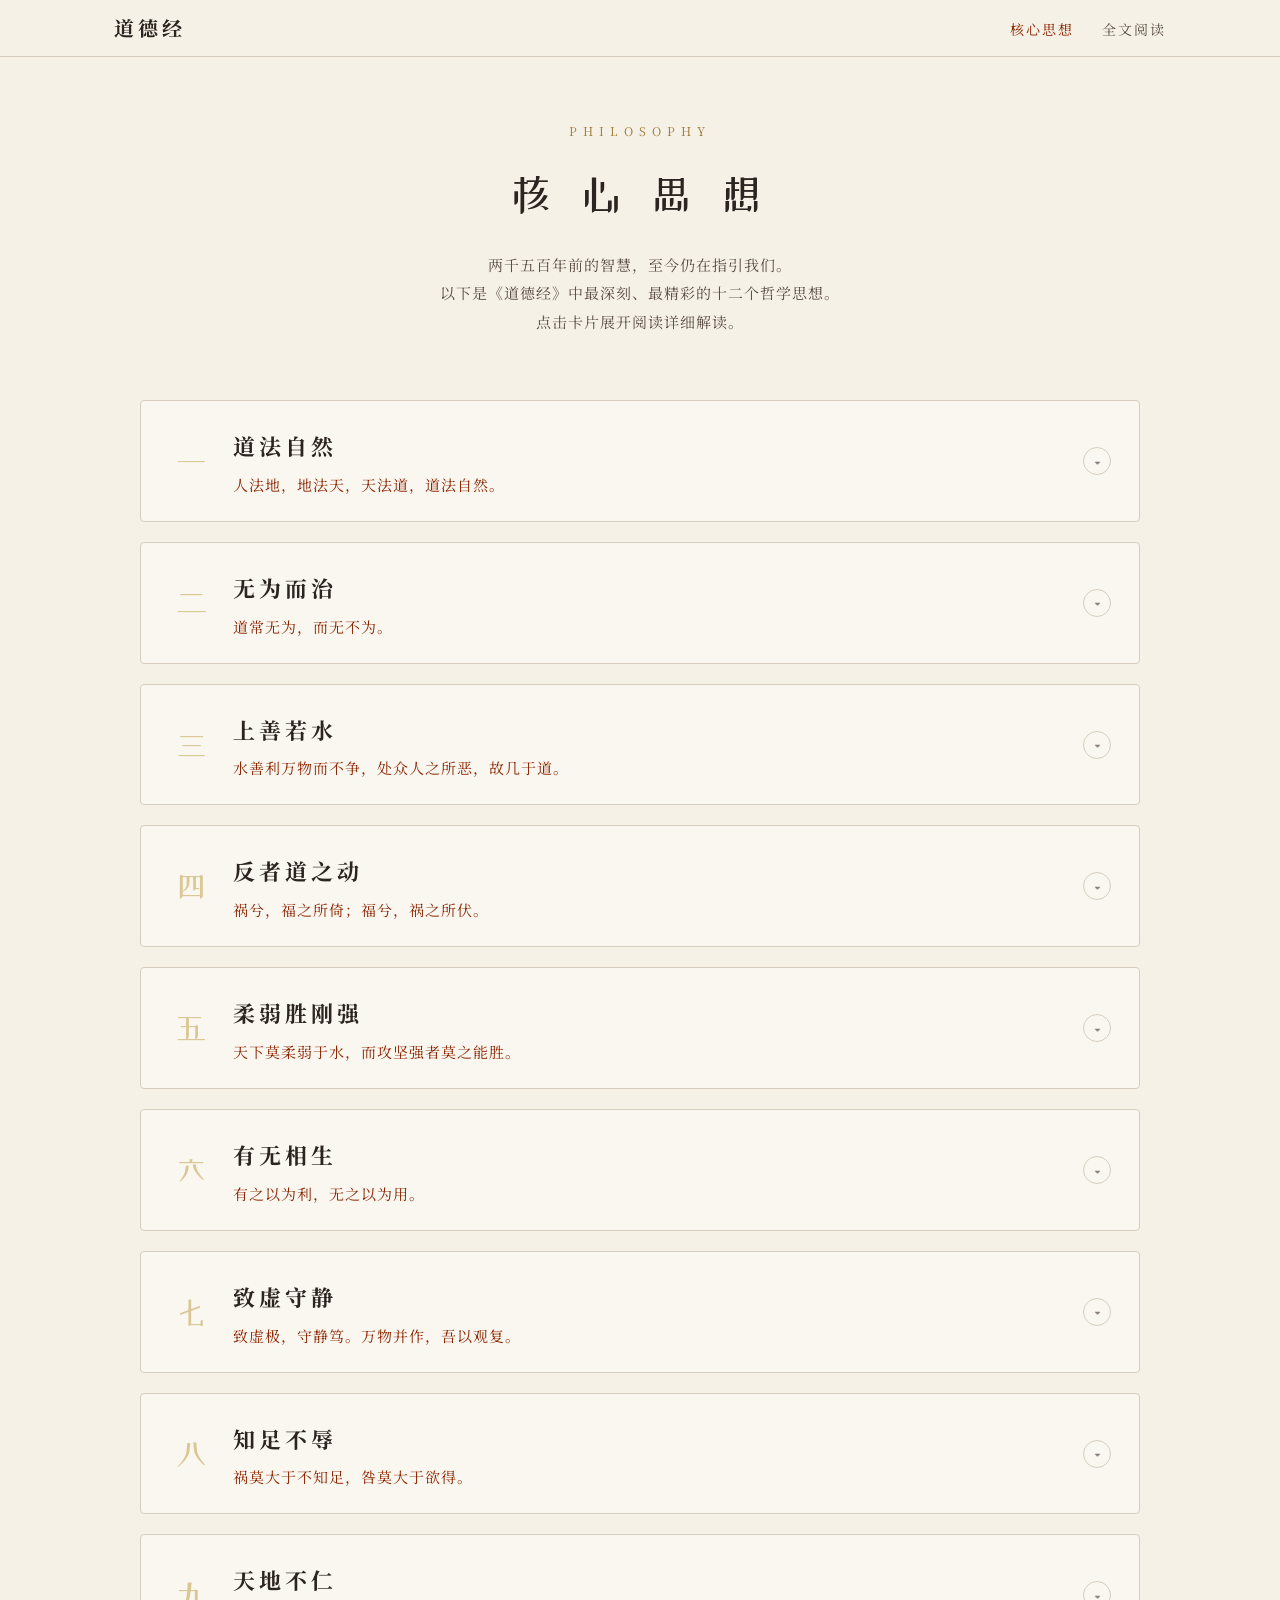
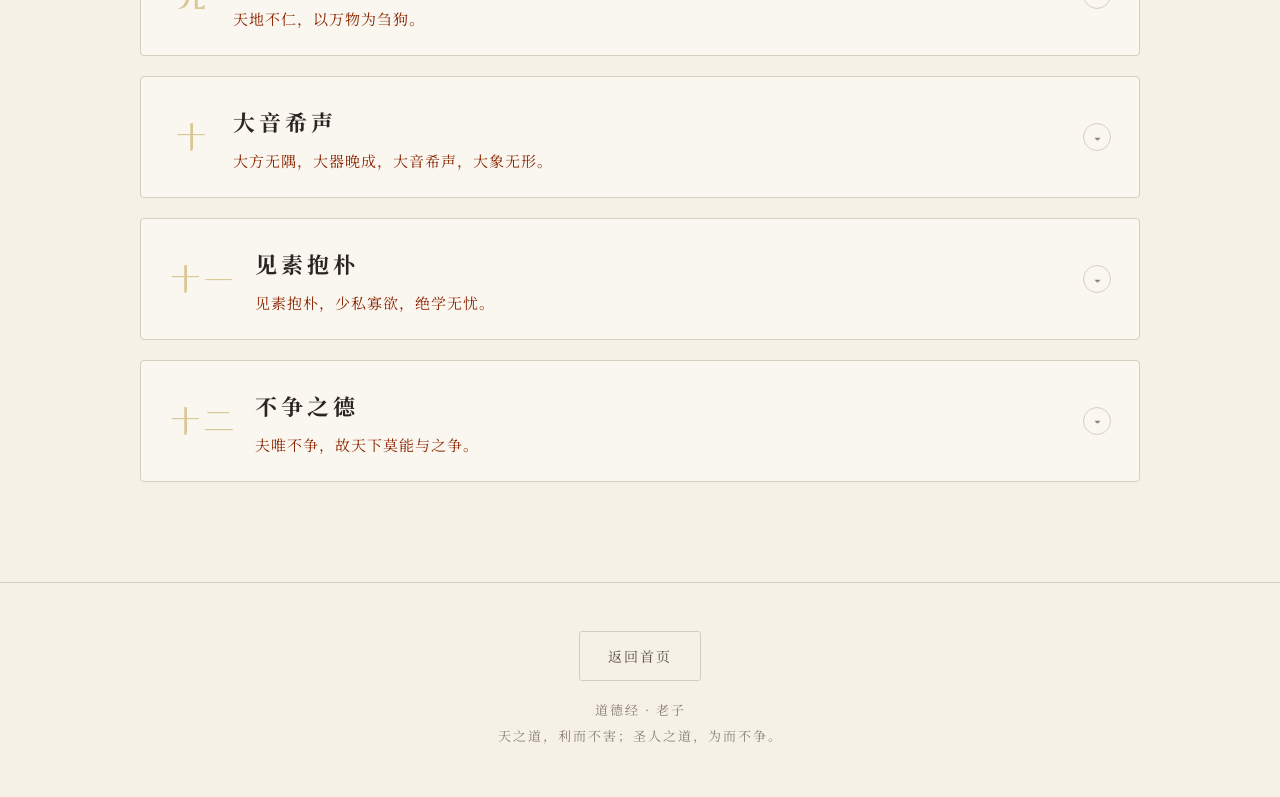
<file: daodejing/ideas.html>
<!DOCTYPE html>
<html lang="zh-CN">
<head>
  <meta charset="UTF-8">
  <meta name="viewport" content="width=device-width, initial-scale=1.0">
  <title>核心思想 — 道德经</title>
  <link rel="stylesheet" href="css/style.css">
</head>
<body>

<nav id="mainNav">
  <div class="nav-inner">
    <a href="index.html" class="nav-brand">道德经</a>
    <button class="nav-toggle" id="navToggle" aria-label="Menu">&#9776;</button>
    <ul class="nav-links" id="navLinks">
      <li><a href="ideas.html" style="color:var(--accent)">核心思想</a></li>
      <li><a href="reader.html">全文阅读</a></li>
    </ul>
  </div>
</nav>

<section style="padding-top:120px">
  <div class="section-inner">
    <div class="section-header">
      <div class="section-tag">PHILOSOPHY</div>
      <h2 class="section-title">核 心 思 想</h2>
      <p class="section-desc">
        两千五百年前的智慧，至今仍在指引我们。<br>
        以下是《道德经》中最深刻、最精彩的十二个哲学思想。<br>
        点击卡片展开阅读详细解读。
      </p>
    </div>

    <div class="ideas-grid" id="ideasGrid">
      <!-- JS renders cards from ideas.js data -->
    </div>
  </div>
</section>

<footer>
  <a href="index.html" class="btn" style="margin-bottom:16px">返回首页</a><br>
  道德经 · 老子<br>
  天之道，利而不害；圣人之道，为而不争。
</footer>

<button class="scroll-top" id="scrollTop">&#8593;</button>

<script src="js/ideas.js"></script>
<script src="js/app.js"></script>
</body>
</html>
</file>
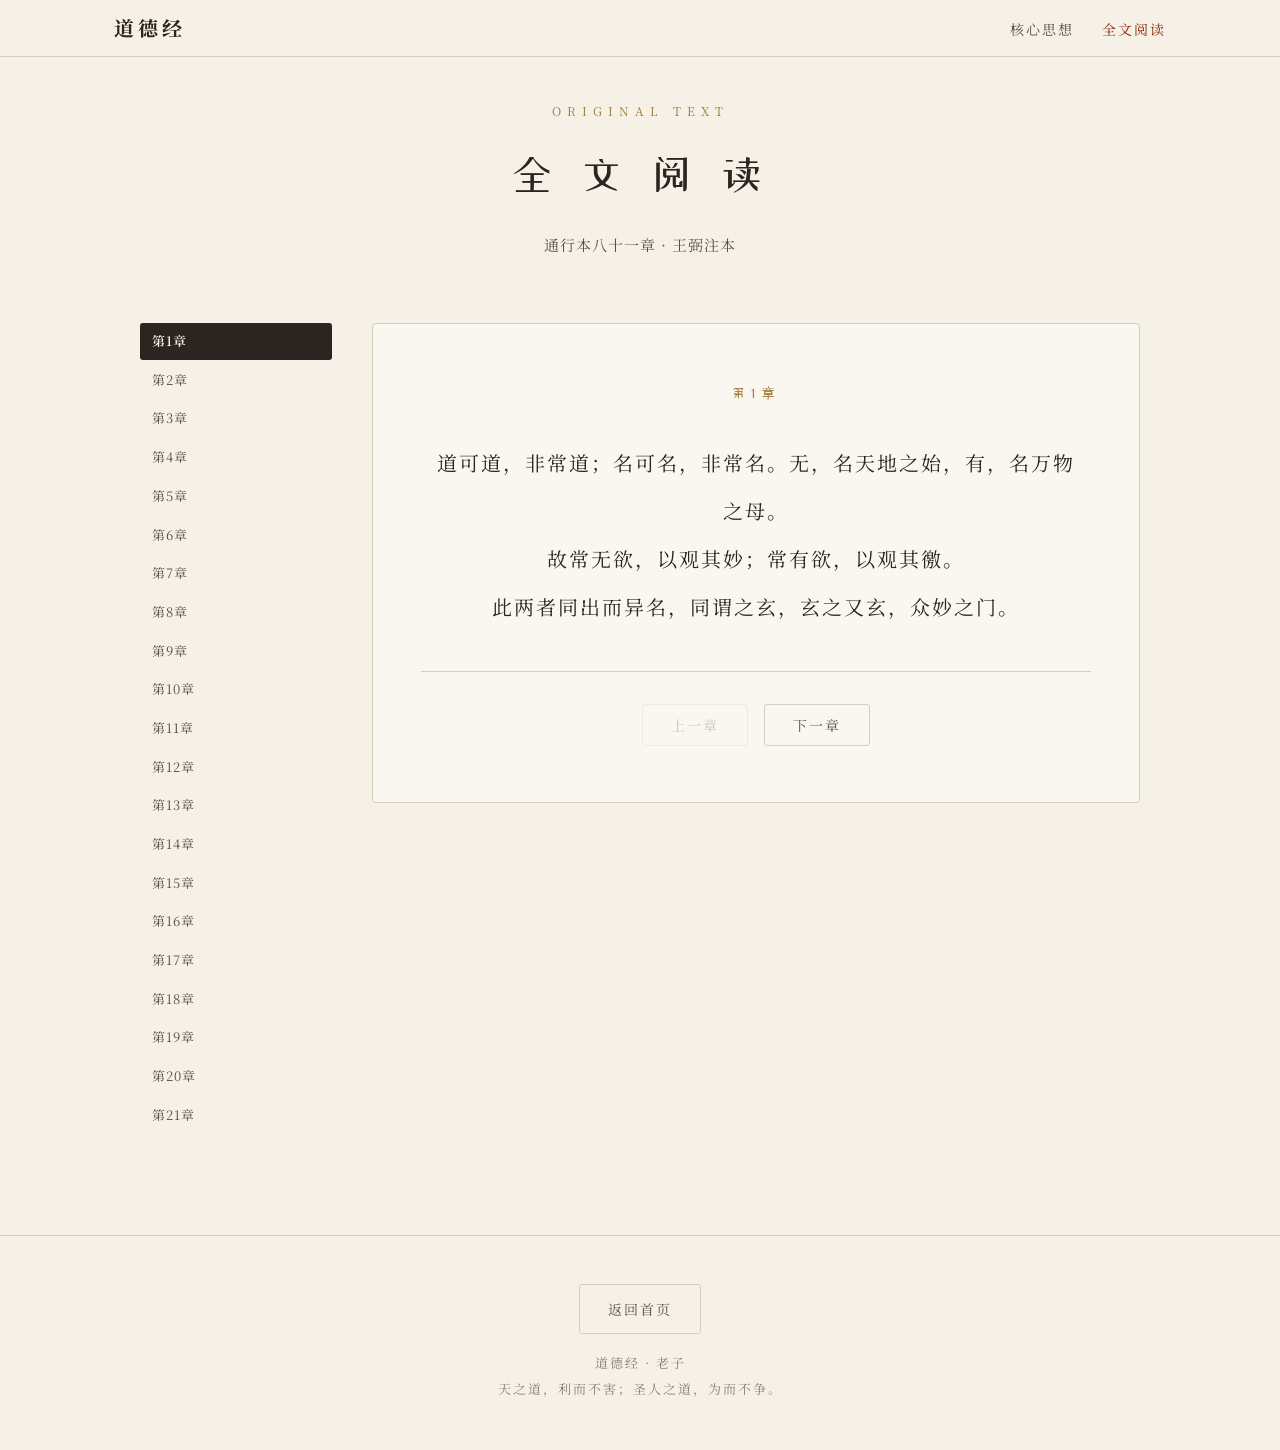
<file: daodejing/reader.html>
<!DOCTYPE html>
<html lang="zh-CN">
<head>
  <meta charset="UTF-8">
  <meta name="viewport" content="width=device-width, initial-scale=1.0">
  <title>全文阅读 — 道德经</title>
  <link rel="stylesheet" href="css/style.css">
</head>
<body>

<nav id="mainNav">
  <div class="nav-inner">
    <a href="index.html" class="nav-brand">道德经</a>
    <button class="nav-toggle" id="navToggle" aria-label="Menu">&#9776;</button>
    <ul class="nav-links" id="navLinks">
      <li><a href="ideas.html">核心思想</a></li>
      <li><a href="reader.html" style="color:var(--accent)">全文阅读</a></li>
    </ul>
  </div>
</nav>

<section style="padding-top:100px">
  <div class="section-inner">
    <div class="section-header">
      <div class="section-tag">ORIGINAL TEXT</div>
      <h2 class="section-title">全 文 阅 读</h2>
      <p class="section-desc">通行本八十一章 · 王弼注本</p>
    </div>

    <div class="reader-layout">
      <!-- Sidebar: chapter list (JS fills this) -->
      <div class="reader-sidebar" id="chapSidebar"></div>

      <!-- Main reading area -->
      <div class="reader-main">
        <div class="chapter-card">
          <div class="chapter-card-num" id="chapNum">第一章</div>
          <div class="chapter-card-text" id="chapText">加载中…</div>
          <div class="chapter-card-nav">
            <button class="btn" id="prevBtn">上一章</button>
            <button class="btn" id="nextBtn">下一章</button>
          </div>
        </div>
      </div>
    </div>
  </div>
</section>

<footer>
  <a href="index.html" class="btn" style="margin-bottom:16px">返回首页</a><br>
  道德经 · 老子<br>
  天之道，利而不害；圣人之道，为而不争。
</footer>

<button class="scroll-top" id="scrollTop">&#8593;</button>

<script src="js/chapters.js"></script>
<script src="js/app.js"></script>
</body>
</html>
</file>
<file: daodejing/css/style.css>
@import url('https://fonts.googleapis.com/css2?family=Noto+Serif+SC:wght@400;600;700;900&family=ZCOOL+XiaoWei&display=swap');

:root {
  --bg: #f6f1e7;
  --bg-dark: #ebe4d4;
  --ink: #2c2420;
  --ink-light: #5a4e44;
  --ink-faint: #8a7e72;
  --accent: #8b2500;
  --accent-light: #c44820;
  --gold: #9e7c3a;
  --gold-light: #c4a85a;
  --card-bg: #faf7f0;
  --border: #d6cdbf;
  --shadow: rgba(44,36,32,0.08);
}

* { margin: 0; padding: 0; box-sizing: border-box; }
html { scroll-behavior: smooth; }

body {
  font-family: 'Noto Serif SC', 'Songti SC', 'SimSun', 'STSong', serif;
  background: var(--bg);
  color: var(--ink);
  line-height: 1.9;
  font-size: 17px;
  -webkit-font-smoothing: antialiased;
}

/* ═══════════════════════════════════════════════
   NAV
   ═══════════════════════════════════════════════ */
nav {
  position: fixed; top: 0; left: 0; right: 0; z-index: 100;
  background: rgba(246,241,231,0.92);
  backdrop-filter: blur(12px);
  -webkit-backdrop-filter: blur(12px);
  border-bottom: 1px solid var(--border);
  transition: box-shadow 0.3s;
}
nav.scrolled { box-shadow: 0 2px 20px var(--shadow); }

.nav-inner {
  max-width: 1100px; margin: 0 auto;
  display: flex; align-items: center; justify-content: space-between;
  padding: 0 24px; height: 56px;
}
.nav-brand {
  font-size: 20px; font-weight: 700; color: var(--ink);
  text-decoration: none; letter-spacing: 4px;
}
.nav-links {
  display: flex; gap: 28px; list-style: none;
}
.nav-links a {
  text-decoration: none; color: var(--ink-light); font-size: 14px;
  letter-spacing: 2px; transition: color 0.2s; position: relative;
}
.nav-links a:hover { color: var(--accent); }
.nav-links a::after {
  content: ''; position: absolute; bottom: -4px; left: 0; right: 0;
  height: 2px; background: var(--accent); transform: scaleX(0);
  transition: transform 0.3s;
}
.nav-links a:hover::after { transform: scaleX(1); }

.nav-toggle {
  display: none; background: none; border: none;
  cursor: pointer; font-size: 24px; color: var(--ink);
}

/* ═══════════════════════════════════════════════
   HERO
   ═══════════════════════════════════════════════ */
.hero {
  min-height: 100vh; display: flex; flex-direction: column;
  align-items: center; justify-content: center; text-align: center;
  padding: 120px 24px 80px;
  background: linear-gradient(180deg, var(--bg) 0%, var(--bg-dark) 50%, var(--bg) 100%);
  position: relative; overflow: hidden;
}
.hero::before {
  content: '道'; position: absolute;
  font-size: min(60vw, 500px); color: rgba(44,36,32,0.03);
  font-family: 'ZCOOL XiaoWei', serif; font-weight: 900;
  top: 50%; left: 50%; transform: translate(-50%,-50%);
  pointer-events: none; user-select: none;
}
.hero-subtitle {
  font-size: 14px; letter-spacing: 8px; color: var(--ink-faint);
  text-transform: uppercase; margin-bottom: 24px;
}
.hero-title {
  font-family: 'ZCOOL XiaoWei', 'Noto Serif SC', serif;
  font-size: clamp(48px, 10vw, 100px);
  font-weight: 400; letter-spacing: 16px;
  color: var(--ink); margin-bottom: 8px; line-height: 1.2;
}
.hero-author {
  font-size: 20px; color: var(--ink-light); letter-spacing: 6px;
  margin-bottom: 40px;
}
.hero-quote {
  max-width: 600px; font-size: 18px; color: var(--ink-light);
  line-height: 2; letter-spacing: 2px; margin-bottom: 48px;
}
.hero-divider {
  width: 60px; height: 2px; background: var(--gold); margin-bottom: 48px;
}
.hero-links {
  display: flex; gap: 20px; flex-wrap: wrap; justify-content: center;
}
.hero-cta {
  display: inline-block; padding: 14px 40px;
  border: 1px solid var(--ink); color: var(--ink);
  text-decoration: none; font-size: 14px; letter-spacing: 4px;
  transition: all 0.3s;
}
.hero-cta:hover { background: var(--ink); color: var(--bg); }
.hero-cta.secondary {
  border-color: var(--gold); color: var(--gold);
}
.hero-cta.secondary:hover {
  background: var(--gold); color: var(--bg);
}

/* ═══════════════════════════════════════════════
   SECTIONS
   ═══════════════════════════════════════════════ */
section { padding: 100px 24px; }
.section-inner { max-width: 1000px; margin: 0 auto; }
.section-header { text-align: center; margin-bottom: 64px; }
.section-tag {
  font-size: 12px; letter-spacing: 6px; color: var(--gold);
  text-transform: uppercase; margin-bottom: 12px;
}
.section-title {
  font-family: 'ZCOOL XiaoWei', 'Noto Serif SC', serif;
  font-size: clamp(28px, 5vw, 42px);
  font-weight: 400; letter-spacing: 8px; margin-bottom: 16px;
}
.section-desc {
  font-size: 15px; color: var(--ink-light);
  max-width: 600px; margin: 0 auto; letter-spacing: 1px;
}

/* ═══════════════════════════════════════════════
   IDEA CARDS (ideas.html)
   ═══════════════════════════════════════════════ */
.ideas-grid { display: grid; grid-template-columns: 1fr; gap: 20px; }

.idea-card {
  background: var(--card-bg);
  border: 1px solid var(--border);
  border-radius: 4px;
  overflow: hidden; transition: box-shadow 0.3s;
}
.idea-card:hover { box-shadow: 0 8px 32px var(--shadow); }

.idea-header {
  padding: 24px 28px; cursor: pointer;
  display: flex; align-items: center; gap: 20px;
  user-select: none;
}
.idea-number {
  font-family: 'ZCOOL XiaoWei', serif;
  font-size: 32px; color: var(--gold-light); line-height: 1;
  min-width: 44px; text-align: center; opacity: 0.6;
}
.idea-header-text { flex: 1; min-width: 0; }
.idea-name {
  font-size: 22px; font-weight: 700;
  letter-spacing: 4px; margin-bottom: 6px; color: var(--ink);
}
.idea-quote-preview {
  font-size: 15px; color: var(--accent);
  letter-spacing: 1px; line-height: 1.6;
  white-space: nowrap; overflow: hidden; text-overflow: ellipsis;
}
.idea-toggle {
  font-size: 14px; color: var(--ink-faint);
  transition: transform 0.3s; flex-shrink: 0;
  width: 28px; height: 28px;
  display: flex; align-items: center; justify-content: center;
  border: 1px solid var(--border); border-radius: 50%;
}
.idea-card.open .idea-toggle { transform: rotate(180deg); }

.idea-body {
  overflow: hidden;
  max-height: 0;
  transition: max-height 0.4s ease-out;
}
.idea-card.open .idea-body {
  max-height: 800px;
  transition: max-height 0.6s ease-in;
}
.idea-body-inner { padding: 0 28px 28px 92px; }

.idea-full-quote {
  background: rgba(158,124,58,0.06);
  border-left: 3px solid var(--gold);
  padding: 16px 20px; margin-bottom: 20px;
  font-size: 15px; color: var(--accent);
  letter-spacing: 1px; line-height: 2;
}
.idea-full-quote .src {
  display: block; font-size: 12px; color: var(--ink-faint);
  margin-top: 4px;
}
.idea-explain {
  font-size: 15px; color: var(--ink-light);
  line-height: 2; margin-bottom: 16px; text-align: justify;
}
.idea-insight {
  font-size: 14px; color: var(--gold);
  border-top: 1px solid var(--border);
  padding-top: 16px; line-height: 1.8;
}

/* ═══════════════════════════════════════════════
   CHAPTER READER (reader.html)
   ═══════════════════════════════════════════════ */
.reader-layout {
  display: grid;
  grid-template-columns: 200px 1fr;
  gap: 32px;
  align-items: start;
}
.reader-sidebar {
  position: sticky; top: 72px;
  max-height: calc(100vh - 88px);
  overflow-y: auto;
  padding-right: 8px;
}
.reader-sidebar::-webkit-scrollbar { width: 4px; }
.reader-sidebar::-webkit-scrollbar-thumb {
  background: var(--border); border-radius: 2px;
}

.chap-list { list-style: none; }
.chap-list li { margin-bottom: 2px; }
.chap-list a {
  display: block; padding: 6px 12px;
  font-size: 13px; color: var(--ink-light);
  text-decoration: none; border-radius: 3px;
  transition: all 0.15s; letter-spacing: 1px;
}
.chap-list a:hover { background: var(--bg-dark); color: var(--ink); }
.chap-list a.active {
  background: var(--ink); color: var(--bg);
  font-weight: 600;
}

.reader-main { min-height: 60vh; }

.chapter-card {
  background: var(--card-bg);
  border: 1px solid var(--border);
  border-radius: 4px;
  padding: 56px 48px;
  text-align: center;
}
.chapter-card-num {
  font-family: 'ZCOOL XiaoWei', serif;
  font-size: 14px; letter-spacing: 6px;
  color: var(--gold); margin-bottom: 32px;
}
.chapter-card-text {
  font-size: 20px; line-height: 2.4;
  letter-spacing: 2px; color: var(--ink);
  max-width: 640px; margin: 0 auto;
  white-space: pre-line;
}
.chapter-card-nav {
  display: flex; justify-content: center; gap: 16px;
  margin-top: 40px; padding-top: 32px;
  border-top: 1px solid var(--border);
}
.btn {
  padding: 10px 28px; font-family: inherit;
  font-size: 14px; letter-spacing: 2px;
  background: none; border: 1px solid var(--border);
  color: var(--ink-light); cursor: pointer;
  border-radius: 3px; transition: all 0.2s;
  text-decoration: none; display: inline-block;
}
.btn:hover { border-color: var(--ink); color: var(--ink); }
.btn:disabled, .btn.disabled {
  opacity: 0.3; cursor: default; pointer-events: none;
}
.btn.primary {
  background: var(--ink); color: var(--bg);
  border-color: var(--ink);
}
.btn.primary:hover { opacity: 0.85; }

/* ═══════════════════════════════════════════════
   ABOUT
   ═══════════════════════════════════════════════ */
.about-text {
  max-width: 700px; margin: 0 auto; text-align: center;
  color: var(--ink-light); line-height: 2.2; font-size: 15px;
}
.about-text p { margin-bottom: 16px; }

/* ═══════════════════════════════════════════════
   FOOTER
   ═══════════════════════════════════════════════ */
footer {
  text-align: center; padding: 48px 24px;
  border-top: 1px solid var(--border);
  font-size: 13px; color: var(--ink-faint);
  letter-spacing: 2px; line-height: 2;
}

/* ═══════════════════════════════════════════════
   SCROLL TOP
   ═══════════════════════════════════════════════ */
.scroll-top {
  position: fixed; bottom: 32px; right: 32px;
  width: 44px; height: 44px;
  background: var(--ink); color: var(--bg);
  border: none; border-radius: 50%;
  font-size: 18px; cursor: pointer;
  opacity: 0; pointer-events: none;
  transition: opacity 0.3s; z-index: 90;
  display: flex; align-items: center; justify-content: center;
}
.scroll-top.show { opacity: 0.7; pointer-events: auto; }
.scroll-top:hover { opacity: 1; }

/* ═══════════════════════════════════════════════
   RESPONSIVE
   ═══════════════════════════════════════════════ */
@media (max-width: 768px) {
  .nav-links { display: none; }
  .nav-links.open {
    display: flex; flex-direction: column;
    position: absolute; top: 56px; left: 0; right: 0;
    background: rgba(246,241,231,0.97);
    backdrop-filter: blur(12px);
    padding: 20px 24px; gap: 16px;
    border-bottom: 1px solid var(--border);
  }
  .nav-toggle { display: block; }

  section { padding: 60px 16px; }
  .hero { padding: 100px 20px 60px; }

  .idea-header { padding: 18px 16px; gap: 12px; }
  .idea-number { font-size: 24px; min-width: 32px; }
  .idea-name { font-size: 18px; letter-spacing: 2px; }
  .idea-body-inner { padding: 0 16px 20px 60px; }

  .reader-layout {
    grid-template-columns: 1fr;
  }
  .reader-sidebar {
    position: static;
    max-height: none;
    display: flex; flex-wrap: wrap; gap: 6px;
    padding: 0;
  }
  .chap-list { display: flex; flex-wrap: wrap; gap: 4px; }
  .chap-list li { margin: 0; }
  .chap-list a { padding: 4px 10px; font-size: 12px; }

  .chapter-card { padding: 28px 16px; }
  .chapter-card-text { font-size: 17px; }
}
</file>
<file: frontend-tools/style.css>
:root {
  --bg: #f8fafc;
  --bg-card: #ffffff;
  --bg-input: #f1f5f9;
  --text: #1e293b;
  --text-secondary: #64748b;
  --border: #e2e8f0;
  --primary: #4f46e5;
  --primary-hover: #4338ca;
  --primary-light: #eef2ff;
  --accent: #7c3aed;
  --success: #10b981;
  --danger: #ef4444;
  --warning: #f59e0b;
  --radius: 12px;
  --radius-sm: 8px;
  --shadow: 0 1px 3px rgba(0,0,0,0.08), 0 1px 2px rgba(0,0,0,0.06);
  --shadow-md: 0 4px 6px rgba(0,0,0,0.07), 0 2px 4px rgba(0,0,0,0.06);
  --transition: 0.2s ease;
}

[data-theme="dark"] {
  --bg: #0f172a;
  --bg-card: #1e293b;
  --bg-input: #334155;
  --text: #f1f5f9;
  --text-secondary: #94a3b8;
  --border: #334155;
  --primary-light: #1e1b4b;
  --shadow: 0 1px 3px rgba(0,0,0,0.3);
  --shadow-md: 0 4px 6px rgba(0,0,0,0.3);
}

* {
  margin: 0;
  padding: 0;
  box-sizing: border-box;
}

body {
  font-family: -apple-system, BlinkMacSystemFont, 'Segoe UI', 'PingFang SC', 'Hiragino Sans GB', 'Microsoft YaHei', sans-serif;
  background: var(--bg);
  color: var(--text);
  line-height: 1.6;
  min-height: 100vh;
}

.app {
  max-width: 1200px;
  margin: 0 auto;
  padding: 0 1rem;
}

/* Header */
.header {
  text-align: center;
  padding: 2rem 0 1rem;
  position: relative;
}

.logo {
  font-size: 1.8rem;
  font-weight: 700;
  color: var(--primary);
  display: flex;
  align-items: center;
  justify-content: center;
  gap: 0.5rem;
}

.logo-icon {
  font-size: 2rem;
}

.subtitle {
  color: var(--text-secondary);
  margin-top: 0.25rem;
  font-size: 0.95rem;
}

.theme-toggle {
  position: absolute;
  top: 2rem;
  right: 0;
  background: var(--bg-card);
  border: 1px solid var(--border);
  border-radius: 50%;
  width: 40px;
  height: 40px;
  font-size: 1.2rem;
  cursor: pointer;
  display: flex;
  align-items: center;
  justify-content: center;
  transition: var(--transition);
  color: var(--text);
}

.theme-toggle:hover {
  background: var(--primary-light);
  border-color: var(--primary);
}

/* Navigation */
.tool-nav {
  display: flex;
  flex-wrap: wrap;
  gap: 0.5rem;
  padding: 1rem 0;
  justify-content: center;
  position: sticky;
  top: 0;
  background: var(--bg);
  z-index: 100;
  border-bottom: 1px solid var(--border);
  margin-bottom: 1.5rem;
}

.nav-btn {
  padding: 0.5rem 1rem;
  border: 1px solid var(--border);
  border-radius: 99px;
  background: var(--bg-card);
  color: var(--text-secondary);
  font-size: 0.875rem;
  cursor: pointer;
  transition: var(--transition);
  white-space: nowrap;
}

.nav-btn:hover {
  border-color: var(--primary);
  color: var(--primary);
}

.nav-btn.active {
  background: var(--primary);
  color: #fff;
  border-color: var(--primary);
}

/* Tool Panels */
.tool-panel {
  display: none;
  animation: fadeIn 0.3s ease;
}

.tool-panel.active {
  display: block;
}

@keyframes fadeIn {
  from { opacity: 0; transform: translateY(8px); }
  to { opacity: 1; transform: translateY(0); }
}

.tool-panel h2 {
  font-size: 1.4rem;
  margin-bottom: 1rem;
  padding-bottom: 0.5rem;
  border-bottom: 2px solid var(--primary);
  display: inline-block;
}

/* Layout helpers */
.tool-row {
  display: grid;
  grid-template-columns: 1fr 1fr;
  gap: 1rem;
}

.tool-grid {
  display: grid;
  grid-template-columns: repeat(auto-fill, minmax(340px, 1fr));
  gap: 1rem;
}

.tool-card {
  background: var(--bg-card);
  border: 1px solid var(--border);
  border-radius: var(--radius);
  padding: 1.25rem;
  box-shadow: var(--shadow);
}

.tool-card h3 {
  font-size: 1rem;
  margin-bottom: 0.75rem;
  color: var(--primary);
}

/* Form elements */
label {
  display: block;
  font-size: 0.85rem;
  color: var(--text-secondary);
  margin-bottom: 0.25rem;
  margin-top: 0.5rem;
}

input[type="text"],
input[type="number"],
input[type="datetime-local"],
select,
textarea {
  width: 100%;
  padding: 0.6rem 0.75rem;
  border: 1px solid var(--border);
  border-radius: var(--radius-sm);
  background: var(--bg-input);
  color: var(--text);
  font-size: 0.9rem;
  font-family: 'SF Mono', 'Fira Code', 'Cascadia Code', monospace;
  transition: var(--transition);
  resize: vertical;
}

input:focus,
textarea:focus,
select:focus {
  outline: none;
  border-color: var(--primary);
  box-shadow: 0 0 0 3px rgba(79,70,229,0.15);
}

textarea {
  min-height: 60px;
}

/* Buttons */
.btn {
  padding: 0.55rem 1.25rem;
  border: none;
  border-radius: var(--radius-sm);
  background: var(--primary);
  color: #fff;
  font-size: 0.9rem;
  cursor: pointer;
  transition: var(--transition);
  margin-top: 0.5rem;
}

.btn:hover {
  background: var(--primary-hover);
  transform: translateY(-1px);
}

.btn:active {
  transform: translateY(0);
}

.btn-outline {
  background: transparent;
  border: 1px solid var(--primary);
  color: var(--primary);
}

.btn-outline:hover {
  background: var(--primary-light);
}

.btn-sm {
  padding: 0.35rem 0.75rem;
  font-size: 0.8rem;
}

.btn-group {
  display: flex;
  gap: 0.5rem;
  flex-wrap: wrap;
}

/* Results */
.result {
  margin-top: 0.75rem;
  padding: 0.75rem;
  background: var(--bg-input);
  border-radius: var(--radius-sm);
  font-family: 'SF Mono', 'Fira Code', monospace;
  font-size: 0.85rem;
  white-space: pre-wrap;
  word-break: break-all;
  min-height: 1rem;
}

/* Color tool specific */
.color-picker-area {
  display: flex;
  align-items: center;
  gap: 1rem;
}

.color-picker-area input[type="color"] {
  width: 60px;
  height: 60px;
  border: none;
  border-radius: var(--radius-sm);
  cursor: pointer;
  padding: 0;
}

.color-preview {
  flex: 1;
  height: 60px;
  border-radius: var(--radius-sm);
  border: 1px solid var(--border);
}

.color-values {
  margin-top: 0.75rem;
  font-family: monospace;
  font-size: 0.85rem;
}

.color-values div {
  padding: 0.35rem 0.5rem;
  background: var(--bg-input);
  border-radius: 4px;
  margin-bottom: 0.25rem;
  cursor: pointer;
  transition: var(--transition);
  display: flex;
  justify-content: space-between;
}

.color-values div:hover {
  background: var(--primary-light);
}

.palette-options {
  display: flex;
  gap: 0.5rem;
  flex-wrap: wrap;
  margin: 0.5rem 0;
}

.palette-display {
  display: flex;
  gap: 4px;
  margin-top: 0.5rem;
  flex-wrap: wrap;
}

.palette-swatch {
  width: 60px;
  height: 60px;
  border-radius: var(--radius-sm);
  cursor: pointer;
  position: relative;
  border: 1px solid var(--border);
  transition: var(--transition);
}

.palette-swatch:hover {
  transform: scale(1.1);
}

.palette-swatch::after {
  content: attr(data-color);
  position: absolute;
  bottom: -20px;
  left: 50%;
  transform: translateX(-50%);
  font-size: 0.65rem;
  white-space: nowrap;
  color: var(--text-secondary);
}

/* Regex */
.regex-input-row {
  display: flex;
  align-items: center;
  gap: 0.25rem;
}

.regex-slash {
  font-size: 1.2rem;
  color: var(--text-secondary);
}

.regex-flags {
  max-width: 60px;
}

.regex-presets {
  display: flex;
  flex-wrap: wrap;
  gap: 0.5rem;
}

.regex-preset-btn {
  padding: 0.3rem 0.6rem;
  border: 1px solid var(--border);
  border-radius: 4px;
  background: var(--bg-input);
  color: var(--text);
  font-size: 0.78rem;
  cursor: pointer;
  transition: var(--transition);
}

.regex-preset-btn:hover {
  border-color: var(--primary);
  color: var(--primary);
}

/* Diff */
.diff-output {
  margin-top: 1rem;
  font-family: monospace;
  font-size: 0.85rem;
  border: 1px solid var(--border);
  border-radius: var(--radius-sm);
  overflow: auto;
  max-height: 500px;
}

.diff-line {
  padding: 2px 8px;
  white-space: pre;
}

.diff-add {
  background: rgba(16,185,129,0.15);
  color: var(--success);
}

.diff-remove {
  background: rgba(239,68,68,0.15);
  color: var(--danger);
}

.diff-same {
  color: var(--text-secondary);
}

/* Hash */
.hash-results {
  margin-top: 0.75rem;
}

.hash-row {
  display: flex;
  justify-content: space-between;
  align-items: center;
  padding: 0.5rem 0.75rem;
  background: var(--bg-input);
  border-radius: 4px;
  margin-bottom: 0.25rem;
  font-family: monospace;
  font-size: 0.82rem;
  cursor: pointer;
  transition: var(--transition);
}

.hash-row:hover {
  background: var(--primary-light);
}

.hash-label {
  font-weight: 600;
  color: var(--primary);
  min-width: 70px;
}

.hash-value {
  word-break: break-all;
  flex: 1;
  margin: 0 0.5rem;
}

.uuid-row {
  display: flex;
  gap: 0.5rem;
  align-items: center;
  margin-top: 0.5rem;
}

.uuid-row input[type="text"] {
  flex: 1;
}

.uuid-row input[type="number"] {
  width: 80px;
}

.password-options {
  display: flex;
  flex-wrap: wrap;
  gap: 1rem;
  margin: 0.5rem 0;
}

.password-options label {
  display: inline-flex;
  align-items: center;
  gap: 0.25rem;
  font-size: 0.85rem;
  margin: 0;
}

/* CSS Tools */
.css-control {
  margin-bottom: 0.5rem;
}

.css-control label {
  margin-bottom: 0.15rem;
  margin-top: 0;
}

.css-control input[type="range"] {
  width: 100%;
  cursor: pointer;
}

.shadow-preview {
  width: 120px;
  height: 120px;
  background: var(--bg-card);
  border: 1px solid var(--border);
  margin: 1rem auto;
  border-radius: var(--radius);
}

.border-radius-preview {
  width: 150px;
  height: 150px;
  background: var(--primary);
  margin: 1rem auto;
}

.gradient-preview {
  width: 100%;
  height: 100px;
  border-radius: var(--radius-sm);
  margin: 0.75rem 0;
}

.css-code {
  display: block;
  padding: 0.5rem 0.75rem;
  background: var(--bg-input);
  border-radius: 4px;
  font-size: 0.82rem;
  word-break: break-all;
  margin-bottom: 0.5rem;
}

/* Lorem */
.lorem-options {
  display: flex;
  gap: 1rem;
  flex-wrap: wrap;
  align-items: end;
  margin-bottom: 0.5rem;
}

.lorem-options label {
  margin: 0;
}

.lorem-options select,
.lorem-options input[type="number"] {
  width: 120px;
  display: inline-block;
}

/* Markdown */
.markdown-preview {
  background: var(--bg-card);
  border: 1px solid var(--border);
  border-radius: var(--radius-sm);
  padding: 1rem;
  min-height: 380px;
  max-height: 500px;
  overflow: auto;
  line-height: 1.7;
}

.markdown-preview h1 { font-size: 1.6rem; margin: 0.5rem 0; border-bottom: 1px solid var(--border); padding-bottom: 0.3rem; }
.markdown-preview h2 { font-size: 1.35rem; margin: 0.5rem 0; }
.markdown-preview h3 { font-size: 1.15rem; margin: 0.5rem 0; }
.markdown-preview p { margin: 0.5rem 0; }
.markdown-preview code { background: var(--bg-input); padding: 0.15rem 0.4rem; border-radius: 3px; font-size: 0.88em; }
.markdown-preview pre { background: var(--bg-input); padding: 0.75rem; border-radius: var(--radius-sm); overflow-x: auto; }
.markdown-preview pre code { background: none; padding: 0; }
.markdown-preview blockquote { border-left: 3px solid var(--primary); padding-left: 1rem; color: var(--text-secondary); margin: 0.5rem 0; }
.markdown-preview ul, .markdown-preview ol { padding-left: 1.5rem; margin: 0.5rem 0; }
.markdown-preview table { border-collapse: collapse; width: 100%; margin: 0.5rem 0; }
.markdown-preview th, .markdown-preview td { border: 1px solid var(--border); padding: 0.4rem 0.6rem; text-align: left; }
.markdown-preview th { background: var(--bg-input); }
.markdown-preview a { color: var(--primary); }
.markdown-preview hr { border: none; border-top: 1px solid var(--border); margin: 1rem 0; }
.markdown-preview img { max-width: 100%; }

/* QR Code */
.qr-options {
  display: flex;
  gap: 1rem;
  flex-wrap: wrap;
  align-items: end;
  margin: 0.5rem 0;
}

.qr-options label {
  margin: 0;
}

.qr-output {
  margin-top: 1rem;
  text-align: center;
}

.qr-output canvas {
  border: 1px solid var(--border);
  border-radius: var(--radius-sm);
}

/* Current time */
.current-time {
  font-family: monospace;
  font-size: 1.2rem;
  text-align: center;
  padding: 0.75rem;
  color: var(--primary);
}

/* Toast */
.toast {
  position: fixed;
  bottom: 2rem;
  left: 50%;
  transform: translateX(-50%) translateY(100px);
  background: var(--text);
  color: var(--bg);
  padding: 0.6rem 1.25rem;
  border-radius: 99px;
  font-size: 0.9rem;
  opacity: 0;
  transition: all 0.3s ease;
  z-index: 1000;
  pointer-events: none;
}

.toast.show {
  opacity: 1;
  transform: translateX(-50%) translateY(0);
}

/* Footer */
.footer {
  text-align: center;
  padding: 2rem 0;
  margin-top: 2rem;
  border-top: 1px solid var(--border);
  color: var(--text-secondary);
  font-size: 0.85rem;
}

/* Responsive */
@media (max-width: 768px) {
  .tool-row {
    grid-template-columns: 1fr;
  }

  .tool-grid {
    grid-template-columns: 1fr;
  }

  .header h1 {
    font-size: 1.4rem;
  }

  .nav-btn {
    padding: 0.4rem 0.8rem;
    font-size: 0.8rem;
  }

  .theme-toggle {
    top: 1rem;
    width: 36px;
    height: 36px;
  }

  .qr-options,
  .lorem-options,
  .password-options {
    flex-direction: column;
    gap: 0.5rem;
  }
}
</file>
